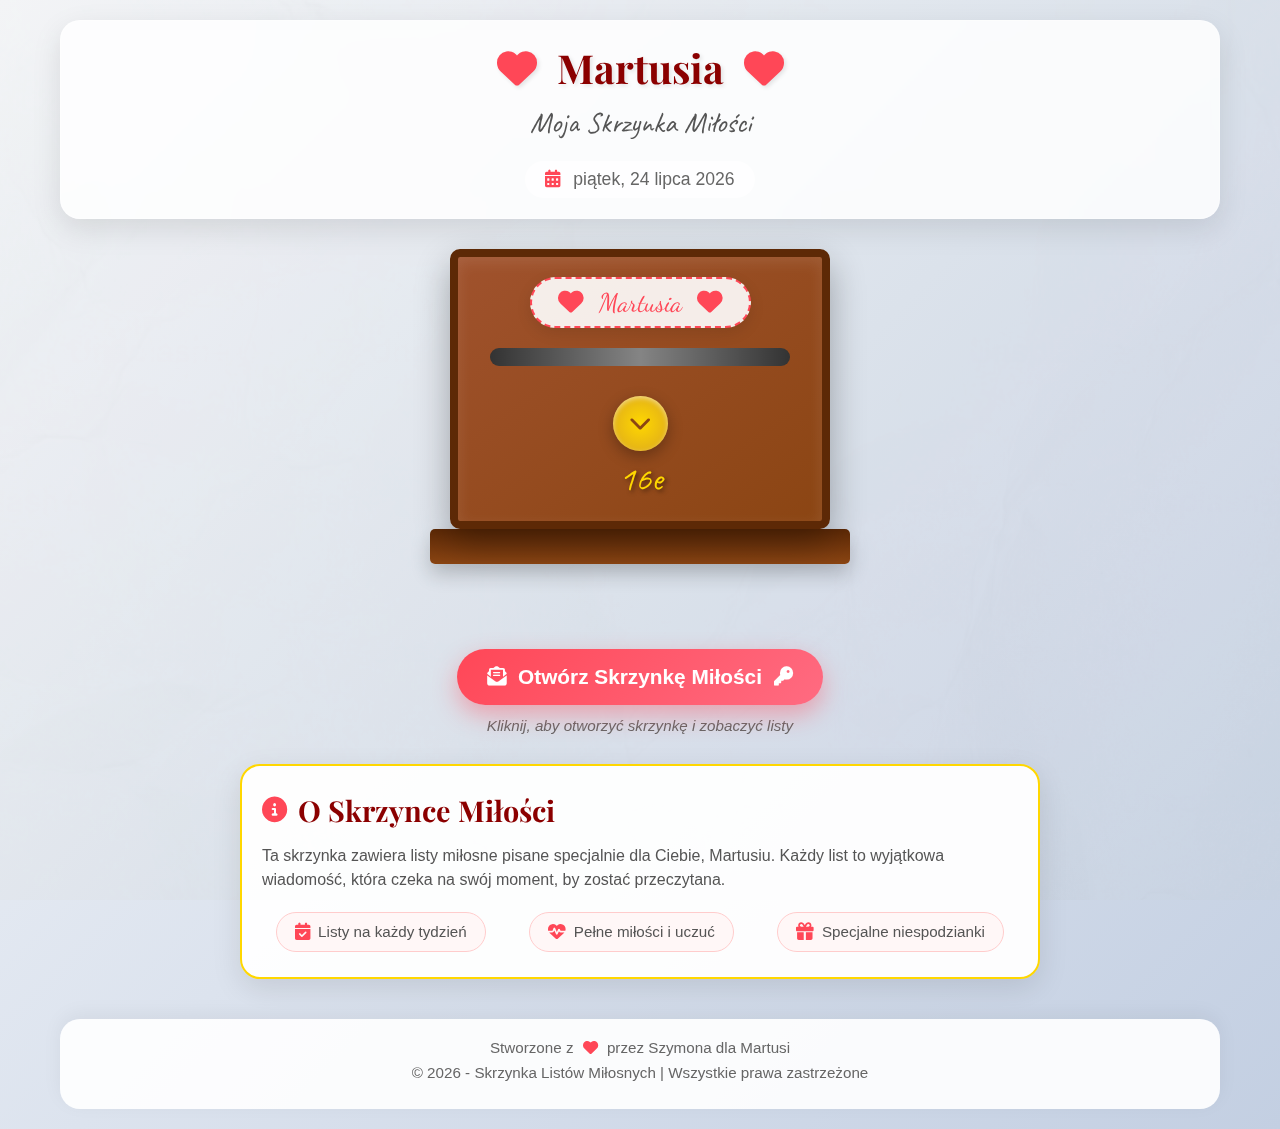
<file: SkrzynkaListow/index.html>
<!DOCTYPE html>
<html lang="pl">
<head>
    <meta charset="UTF-8">
    <meta name="viewport" content="width=device-width, initial-scale=1.0">
    <title>Skrzynka Listów Miłosnych dla Martusi</title>
    <link rel="stylesheet" href="assets/css/main-styles.css">
    <link rel="stylesheet" href="https://cdnjs.cloudflare.com/ajax/libs/font-awesome/6.4.0/css/all.min.css">
    <link href="https://fonts.googleapis.com/css2?family=Dancing+Script:wght@400;500;600;700&family=Caveat:wght@400;500;600;700&family=Playfair+Display:wght@400;500;600;700&display=swap" rel="stylesheet">
    <link rel="stylesheet" href="https://cdnjs.cloudflare.com/ajax/libs/animate.css/4.1.1/animate.min.css">
</head>
<body>
    <!-- Tło z efektem mgły -->
    <div class="fog-background"></div>
    
    <!-- Główny kontener -->
    <div class="container">
        <!-- Nagłówek -->
			<header class="main-header">
				<div class="header-content">
					<h1 class="title animate__animated animate__fadeInDown">
						<i class="fas fa-heart heart-icon"></i>
						Martusia
						<i class="fas fa-heart heart-icon"></i>
					</h1>
					<p class="subtitle animate__animated animate__fadeIn animate__delay-1s">Moja Skrzynka Miłości</p>
					<div class="date-info animate__animated animate__fadeIn animate__delay-2s">
						<i class="fas fa-calendar-alt"></i>
						<span id="current-date">Ładuję datę...</span>
					</div>
				</div>
			</header>

        <!-- Główna skrzynka na listy -->
        <main class="mailbox-container">
            <div class="mailbox animate__animated animate__bounceInUp animate__delay-1s">
                <!-- Skrzynka pocztowa -->
                <div class="mailbox-body">
                    <!-- Flaga skrzynki -->
                    <div class="mailbox-flag">
                        <div class="flag-top"></div>
                        <div class="flag-pole"></div>
                    </div>
                    
                    <!-- Drzwiczki skrzynki -->
                    <div class="mailbox-door">
                        <div class="mailbox-slot"></div>
                        <div class="mailbox-handle" id="mailbox-handle">
                            <i class="fas fa-chevron-down"></i>
                        </div>
                        <div class="mailbox-number">16e</div>
                        <div class="love-label">
                            <i class="fas fa-heart"></i>
                            Martusia
                            <i class="fas fa-heart"></i>
                        </div>
                    </div>
                    
                    <!-- Podstawa skrzynki -->
                    <div class="mailbox-base"></div>
                </div>
                
                <!-- Przycisk otwarcia skrzynki -->
                <div class="open-mailbox-container">
                    <button class="open-mailbox-btn" id="open-mailbox-btn">
                        <i class="fas fa-envelope-open-text"></i>
                        Otwórz Skrzynkę Miłości
                        <i class="fas fa-key"></i>
                    </button>
                    <p class="instruction">Kliknij, aby otworzyć skrzynkę i zobaczyć listy</p>
                </div>
                
                <!-- Zawartość skrzynki (po otwarciu) -->
                <div class="mailbox-content" id="mailbox-content">
                    <div class="letters-inside">
                        <div class="letter-stack">
                            <div class="letter letter-1" style="transform: rotate(-3deg);">
                                <div class="letter-seal">
                                    <i class="fas fa-heart"></i>
                                </div>
                                <span class="letter-date">10.02.2026</span>
                            </div>
                            <div class="letter letter-2" style="transform: rotate(2deg);">
                                <div class="letter-seal">
                                    <i class="fas fa-heart"></i>
                                </div>
                                <span class="letter-date">14.02.2026</span>
                            </div>
                            <div class="letter letter-3" style="transform: rotate(-1deg);">
                                <div class="letter-seal">
                                    <i class="fas fa-heart"></i>
                                </div>
                                <span class="letter-date">21.02.2026</span>
                            </div>
                        </div>
                        
                        <div class="go-to-calendar-container">
                            <a href="calendar.html" class="go-to-calendar-btn" id="go-to-calendar-btn">
                                <i class="fas fa-calendar-day"></i>
                                Przejdź do Kalendarza Listów
                                <i class="fas fa-arrow-right"></i>
                            </a>
                            <p class="calendar-info">Znajdziesz tam wszystkie listy ułożone według daty</p>
                        </div>
                    </div>
                </div>
            </div>
            
            <!-- Opis i informacje -->
            <div class="mailbox-description animate__animated animate__fadeIn animate__delay-2s">
                <div class="description-card">
                    <h2><i class="fas fa-info-circle"></i> O Skrzynce Miłości</h2>
                    <p>Ta skrzynka zawiera listy miłosne pisane specjalnie dla Ciebie, Martusiu. Każdy list to wyjątkowa wiadomość, która czeka na swój moment, by zostać przeczytana.</p>
                    <div class="features">
                        <div class="feature">
                            <i class="fas fa-calendar-check"></i>
                            <span>Listy na każdy tydzień</span>
                        </div>
                        <div class="feature">
                            <i class="fas fa-heartbeat"></i>
                            <span>Pełne miłości i uczuć</span>
                        </div>
                        <div class="feature">
                            <i class="fas fa-gift"></i>
                            <span>Specjalne niespodzianki</span>
                        </div>
                    </div>
                </div>
            </div>
        </main>
        
        <!-- Stopka -->
        <footer class="main-footer">
            <p>Stworzone z <i class="fas fa-heart love-footer"></i> przez Szymona dla Martusi</p>
            <p class="copyright">© 2026 - Skrzynka Listów Miłosnych | Wszystkie prawa zastrzeżone</p>
        </footer>
    </div>

    <!-- Dźwięki -->
    <audio id="mailboxOpenSound" preload="auto">
        <source src="https://assets.mixkit.co/sfx/preview/mixkit-creaky-door-open-2305.mp3" type="audio/mpeg">
    </audio>
    <audio id="pageTurnSound" preload="auto">
        <source src="https://assets.mixkit.co/sfx/preview/mixkit-page-turn-swipe-1491.mp3" type="audio/mpeg">
    </audio>

    <!-- Skrypty -->
    <script src="assets/js/script.js"></script>
    <script>
        // Inicjalizacja po załadowaniu strony
        document.addEventListener('DOMContentLoaded', function() {
            // Ustaw aktualną datę
            const now = new Date();
            const options = { weekday: 'long', year: 'numeric', month: 'long', day: 'numeric' };
            document.getElementById('current-date').textContent = now.toLocaleDateString('pl-PL', options);
            
            // Dodaj obsługę przycisku otwarcia skrzynki
            const openBtn = document.getElementById('open-mailbox-btn');
            const mailboxContent = document.getElementById('mailbox-content');
            const mailboxHandle = document.getElementById('mailbox-handle');
            const goToCalendarBtn = document.getElementById('go-to-calendar-btn');
            const mailboxOpenSound = document.getElementById('mailboxOpenSound');
            
            let isMailboxOpen = false;
            
            openBtn.addEventListener('click', function() {
                if (!isMailboxOpen) {
                    // Otwórz skrzynkę
                    mailboxContent.style.display = 'block';
                    mailboxHandle.classList.add('handle-pulled');
                    
                    // Animacja otwarcia
                    setTimeout(() => {
                        mailboxContent.classList.add('content-visible');
                        openBtn.innerHTML = '<i class="fas fa-envelope"></i> Zamknij Skrzynkę <i class="fas fa-key"></i>';
                        openBtn.classList.add('btn-closing');
                        
                        // Odtwórz dźwięk otwarcia
                        try {
                            mailboxOpenSound.currentTime = 0;
                            mailboxOpenSound.play();
                        } catch(e) {
                            console.log("Dźwięk niedostępny");
                        }
                    }, 300);
                    
                    isMailboxOpen = true;
                } else {
                    // Zamknij skrzynkę
                    mailboxContent.classList.remove('content-visible');
                    mailboxHandle.classList.remove('handle-pulled');
                    
                    setTimeout(() => {
                        mailboxContent.style.display = 'none';
                        openBtn.innerHTML = '<i class="fas fa-envelope-open-text"></i> Otwórz Skrzynkę Miłości <i class="fas fa-key"></i>';
                        openBtn.classList.remove('btn-closing');
                    }, 500);
                    
                    isMailboxOpen = false;
                }
            });
            
            // Animacja przy najechaniu na przycisk kalendarza
            if (goToCalendarBtn) {
                goToCalendarBtn.addEventListener('mouseenter', function() {
                    this.classList.add('btn-pulse');
                });
                
                goToCalendarBtn.addEventListener('mouseleave', function() {
                    this.classList.remove('btn-pulse');
                });
            }
            
            // Dodaj efekt "pływających" serduszek w tle
            createFloatingHearts();
        });
        
        function createFloatingHearts() {
            const container = document.querySelector('.container');
            const hearts = ['❤️', '💖', '💕', '💗', '💓', '💘', '💝', '💞'];
            
            for (let i = 0; i < 15; i++) {
                setTimeout(() => {
                    const heart = document.createElement('div');
                    heart.className = 'floating-heart';
                    heart.innerHTML = hearts[Math.floor(Math.random() * hearts.length)];
                    
                    // Losowe pozycje
                    heart.style.left = Math.random() * 100 + 'vw';
                    heart.style.fontSize = (Math.random() * 20 + 15) + 'px';
                    heart.style.opacity = Math.random() * 0.5 + 0.3;
                    heart.style.animationDuration = (Math.random() * 10 + 10) + 's';
                    heart.style.animationDelay = Math.random() * 5 + 's';
                    
                    document.body.appendChild(heart);
                    
                    // Usuń po animacji
                    setTimeout(() => {
                        if (heart.parentNode) {
                            heart.parentNode.removeChild(heart);
                        }
                    }, 15000);
                }, i * 300);
            }
        }
    </script>
</body>
</html>
</file>
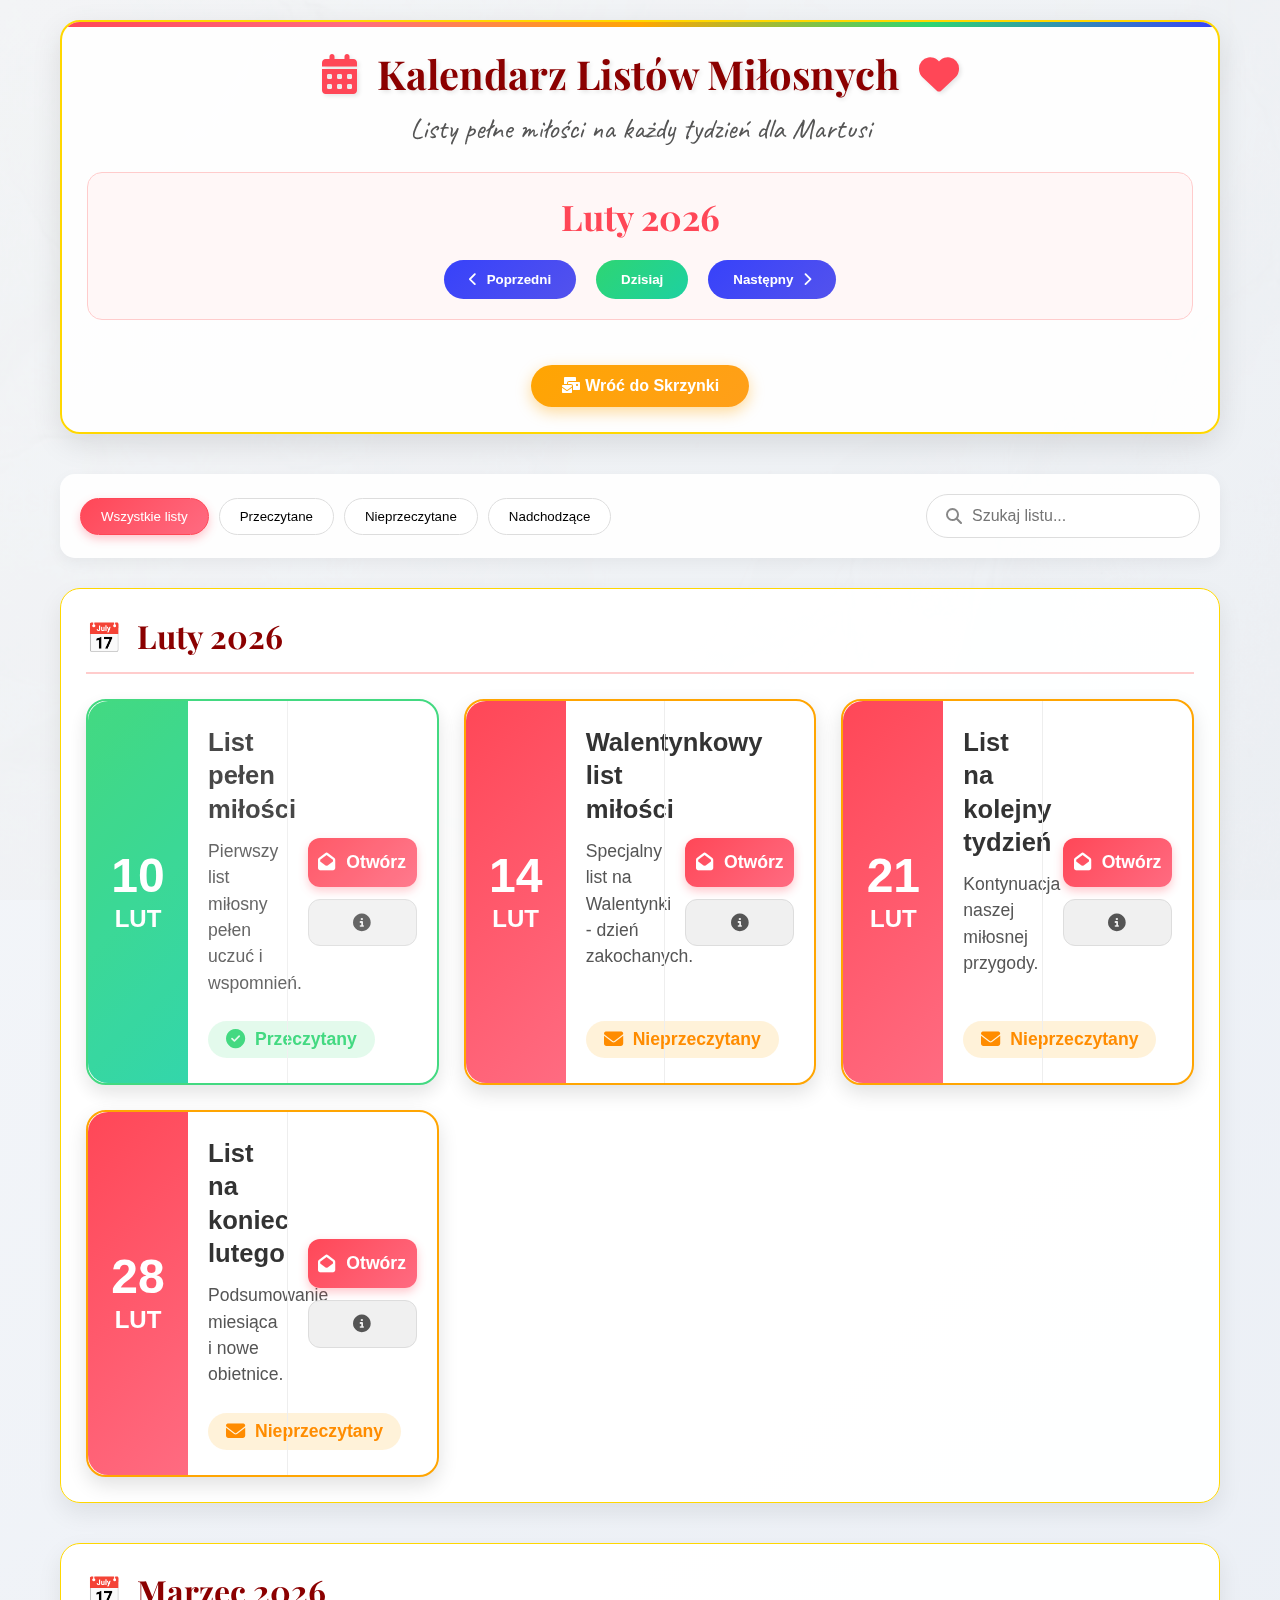
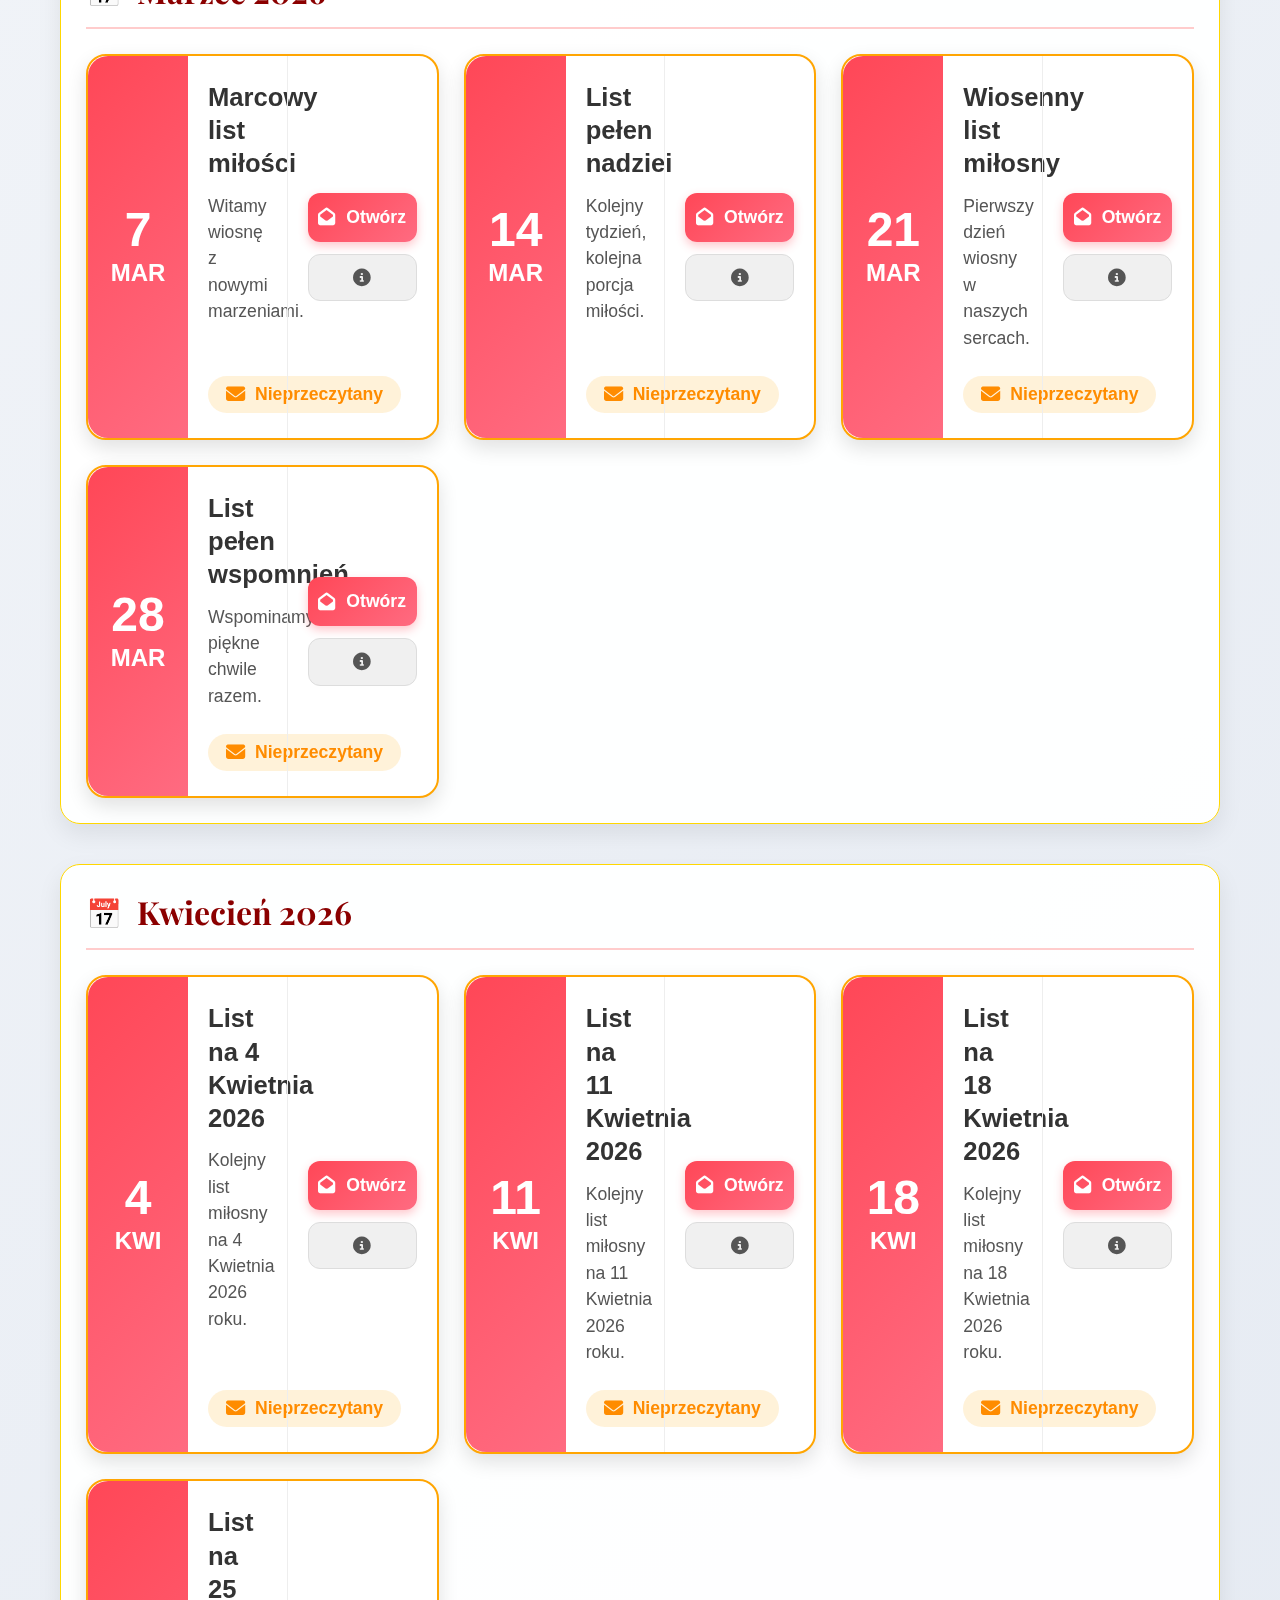
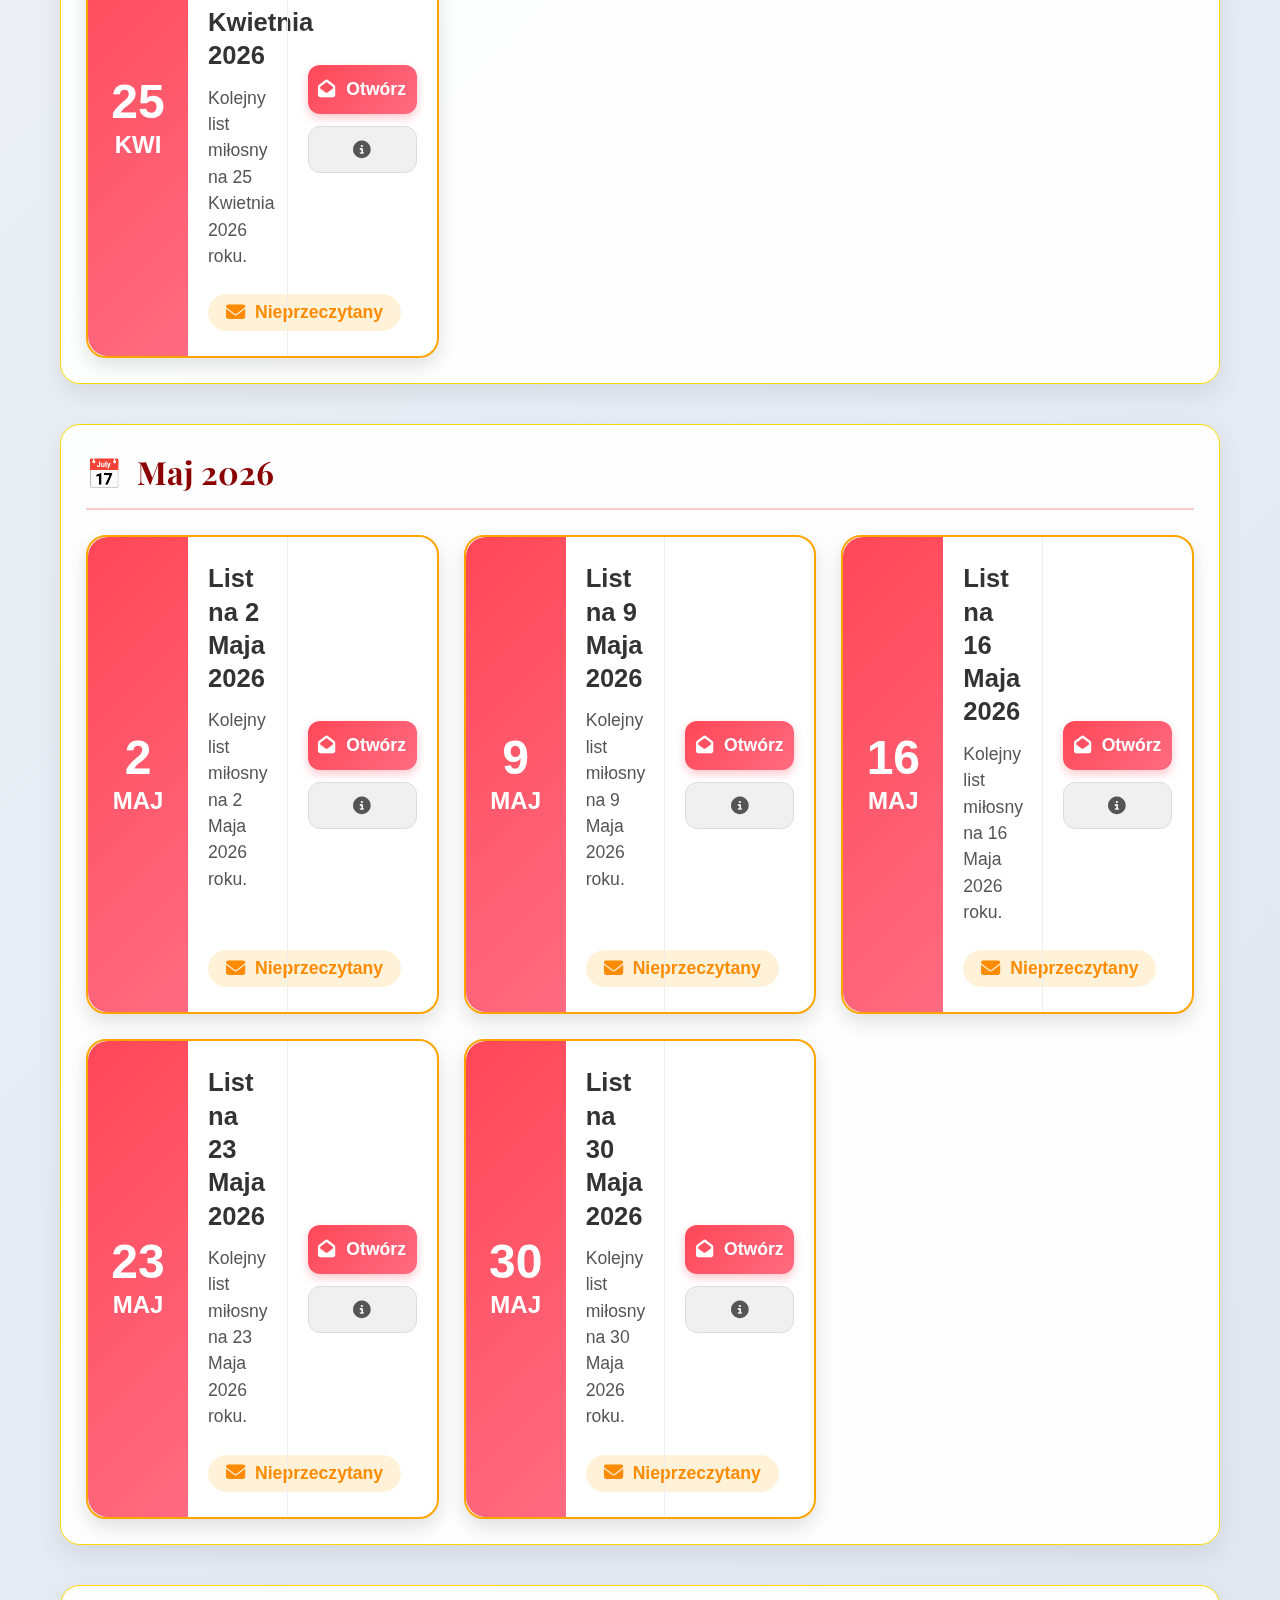
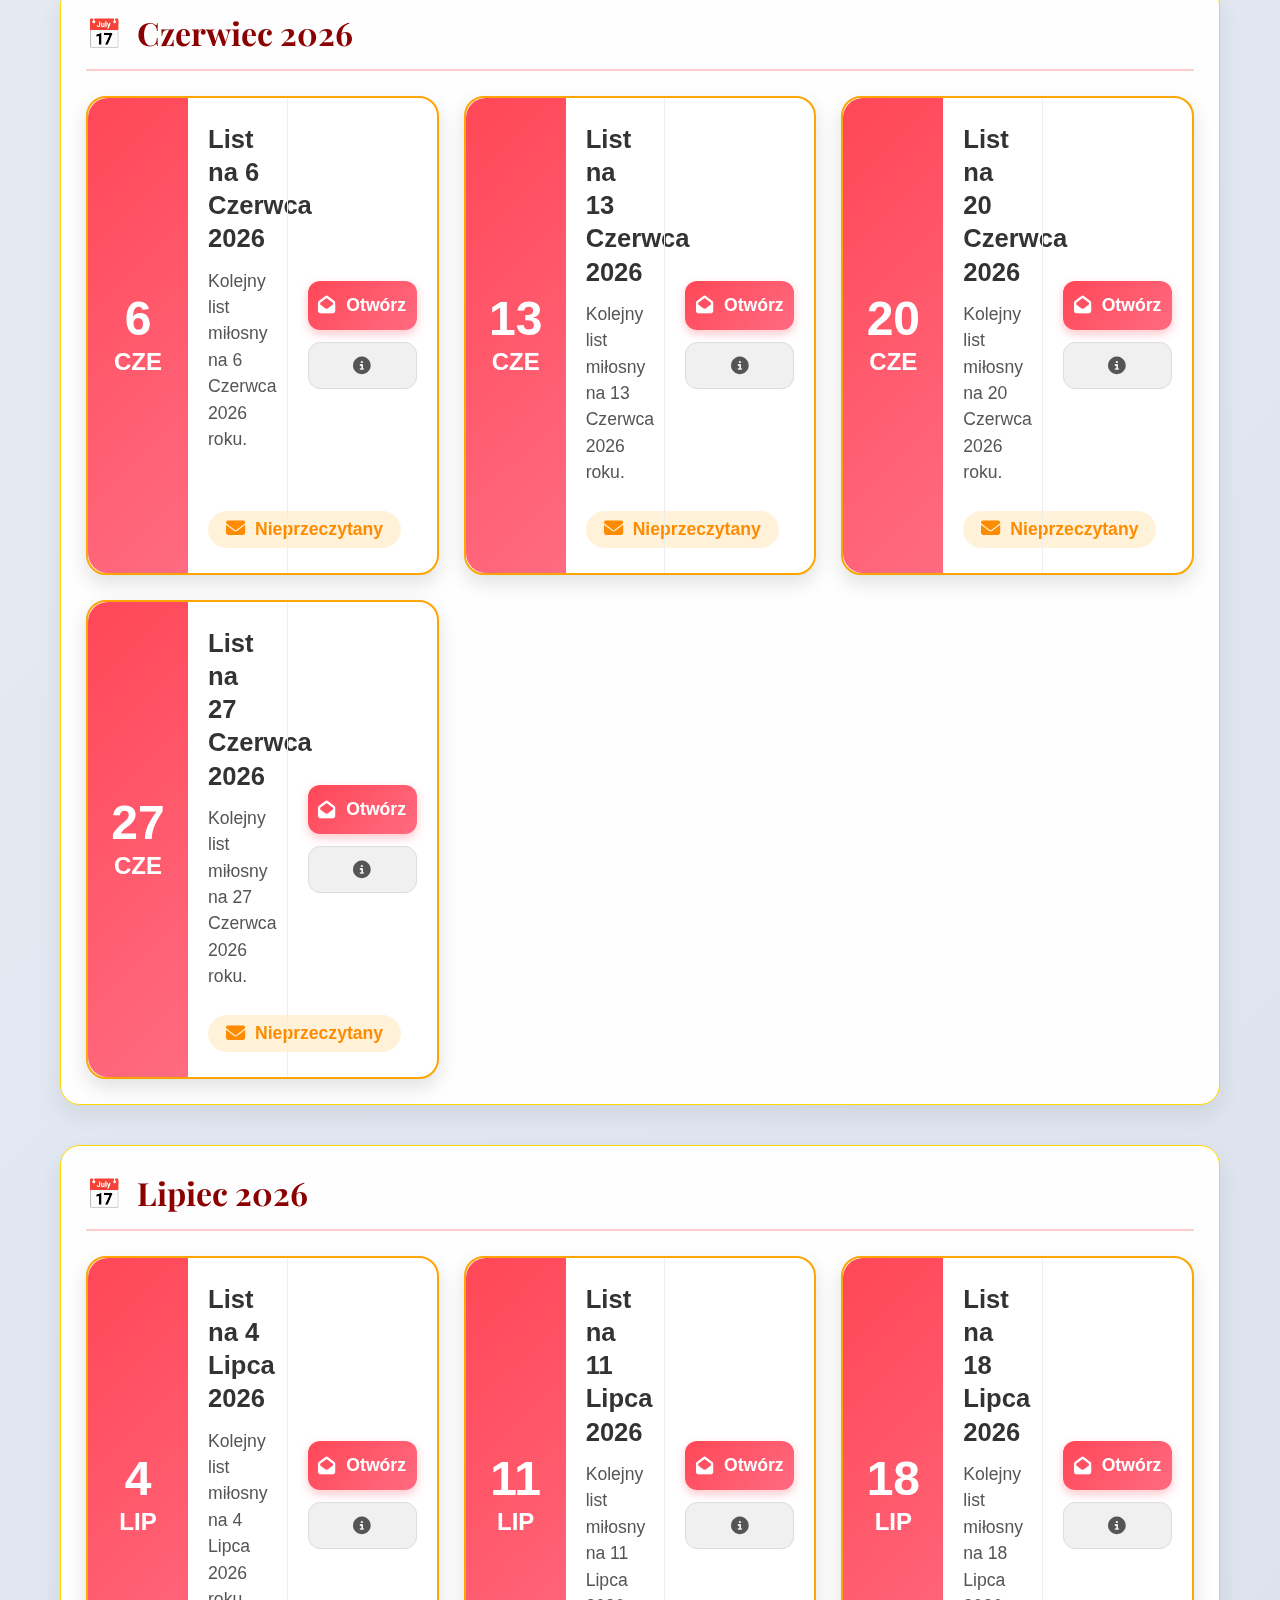
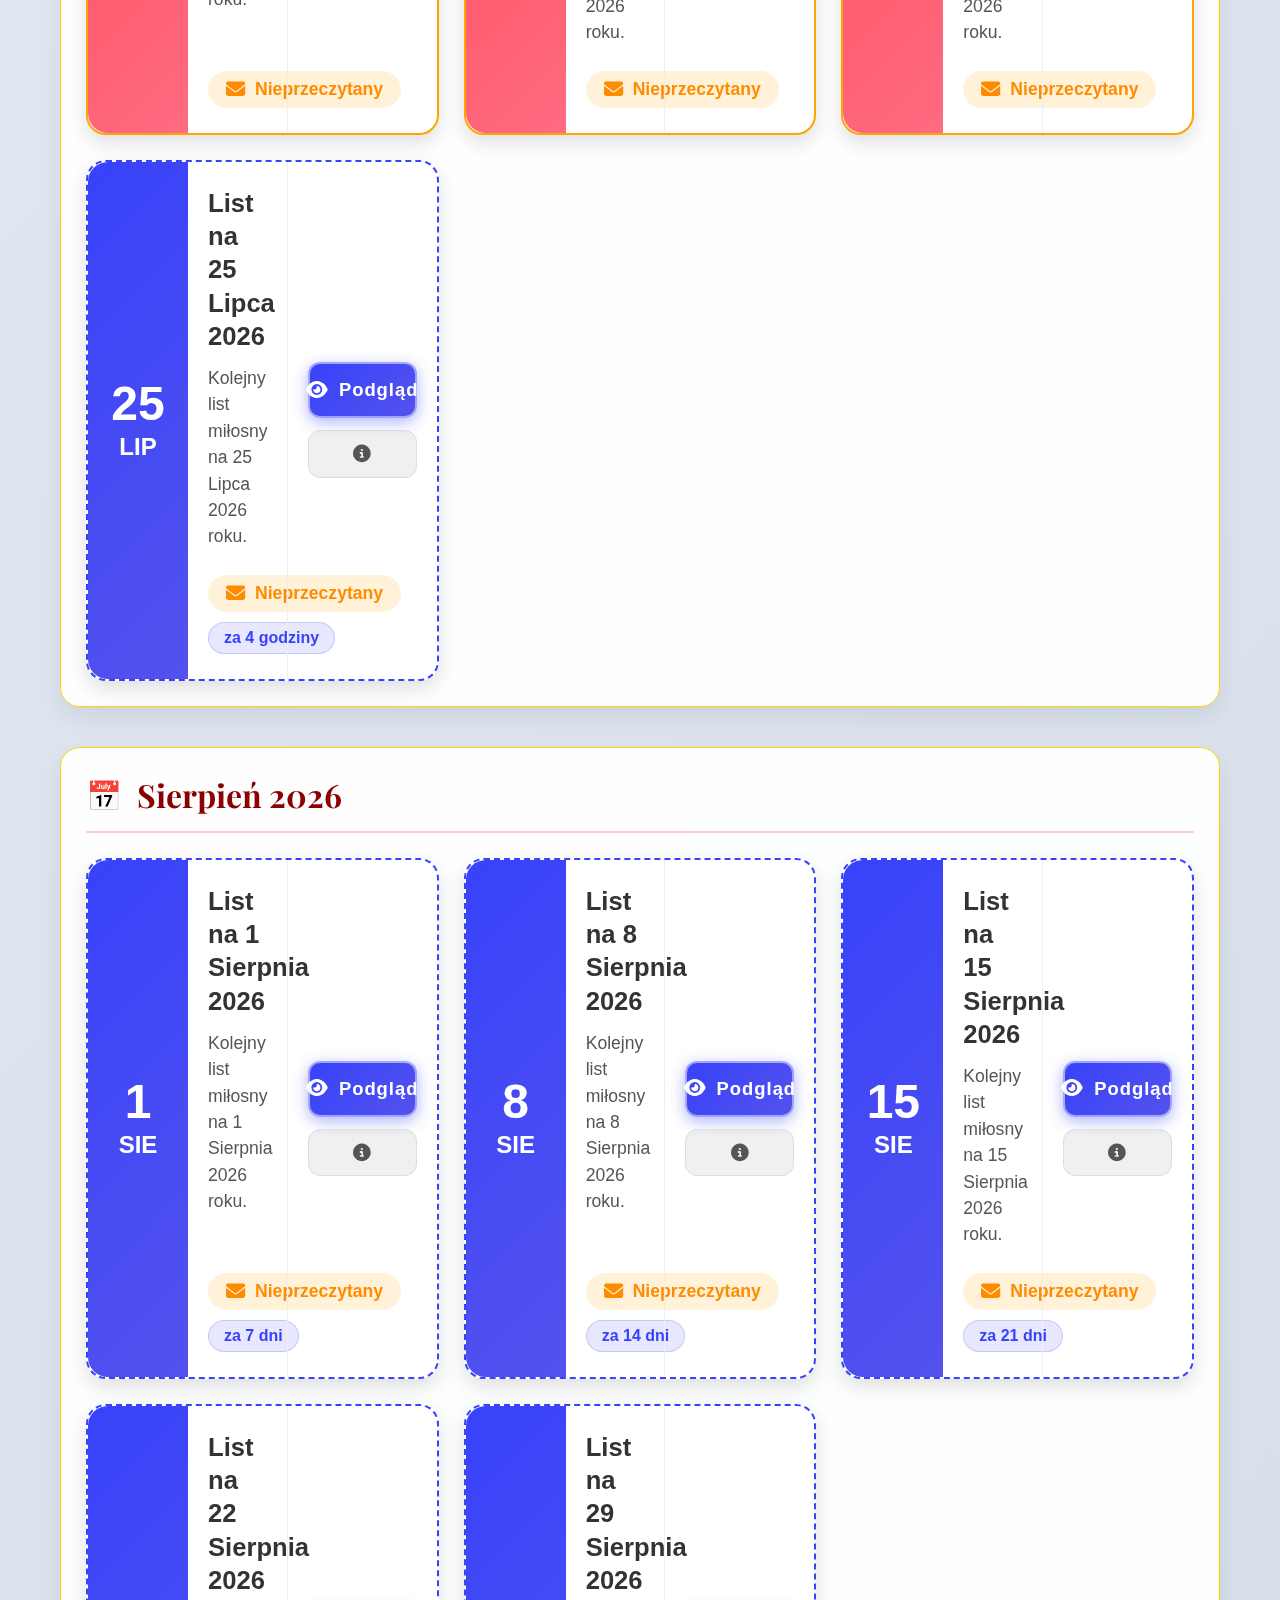
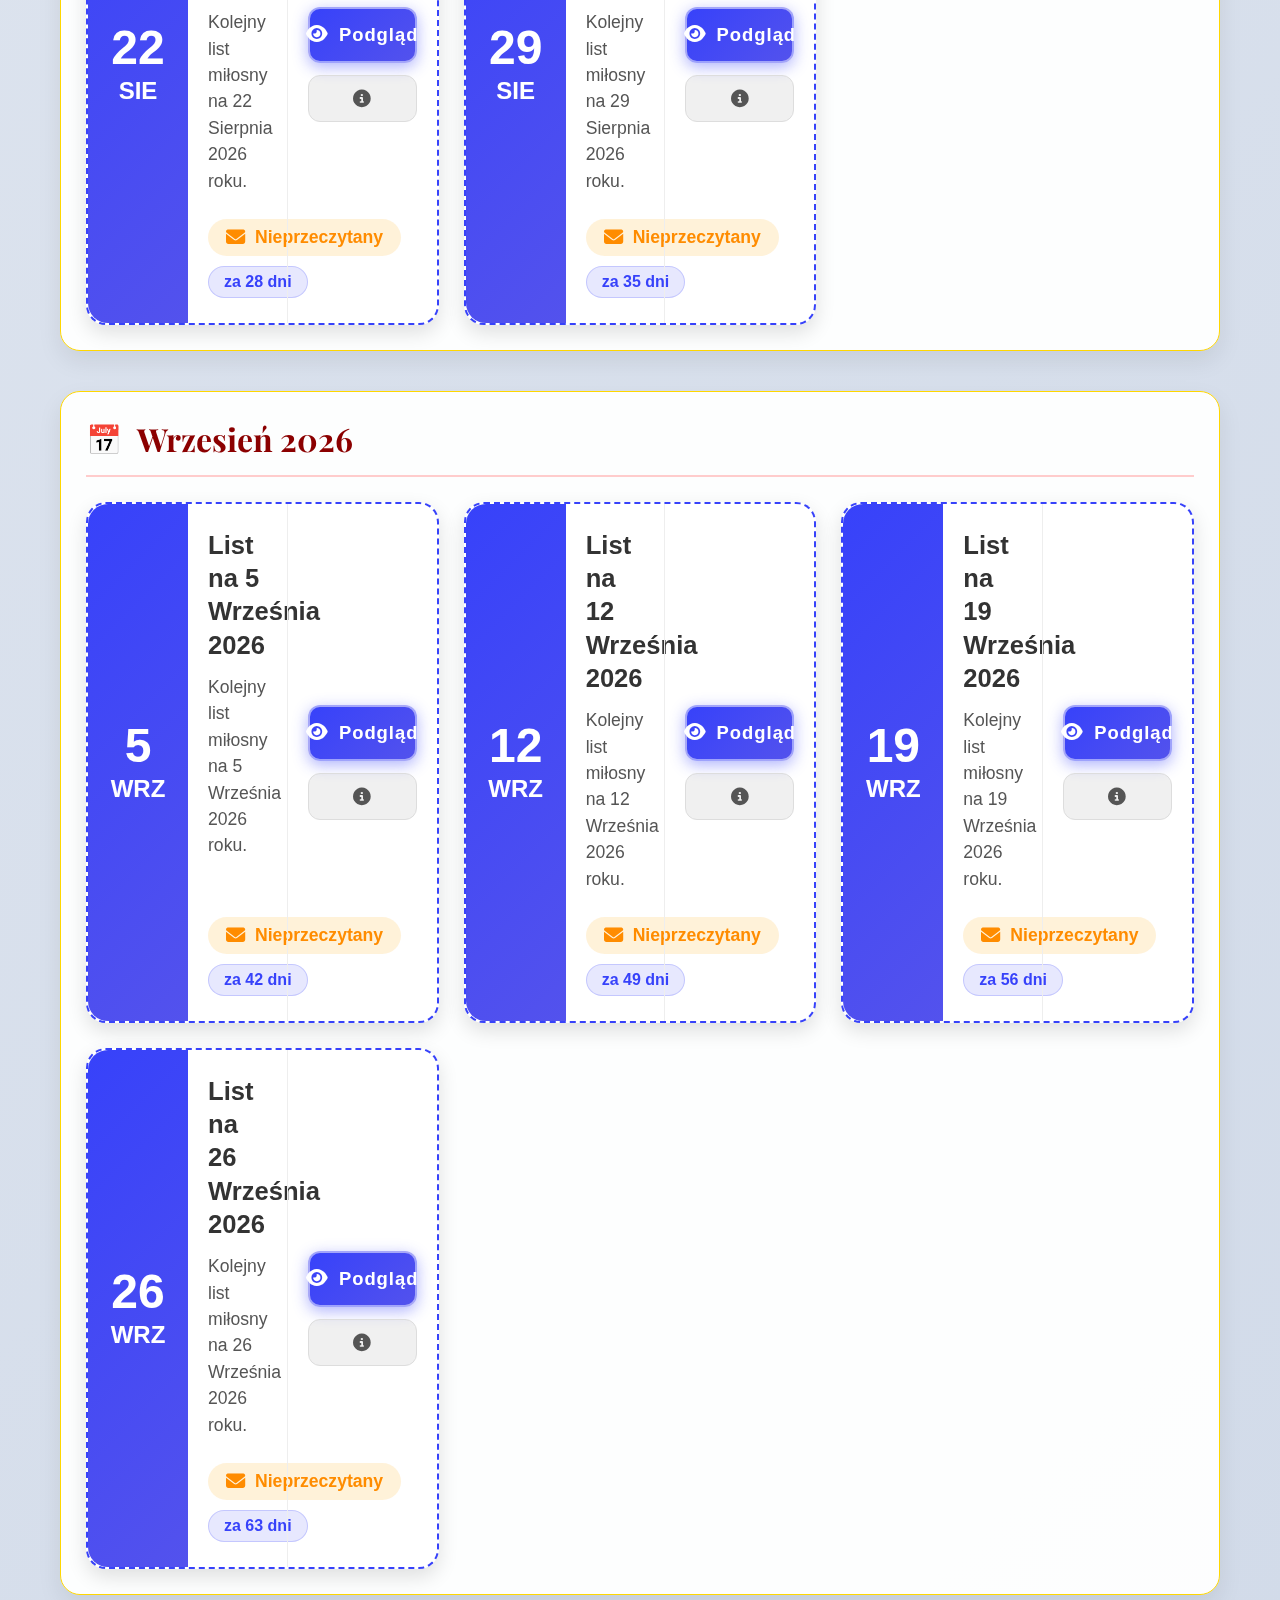
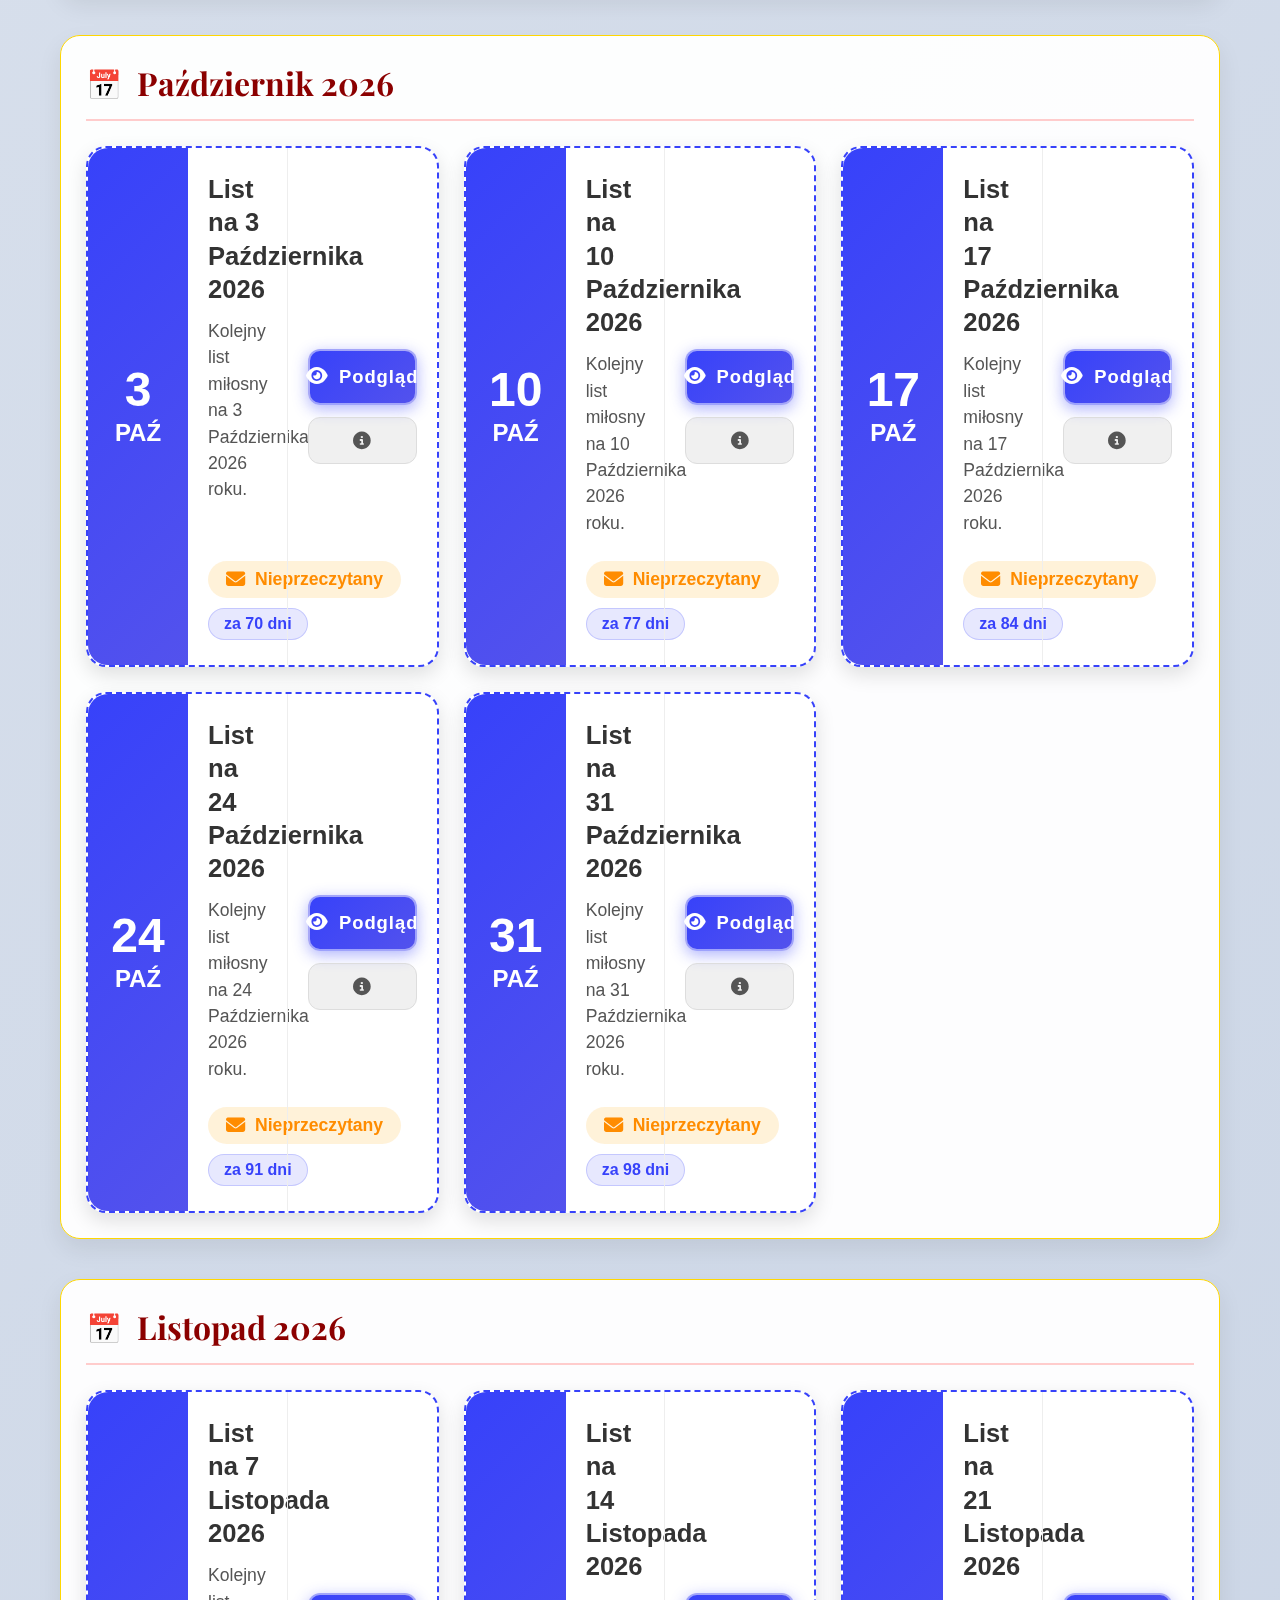
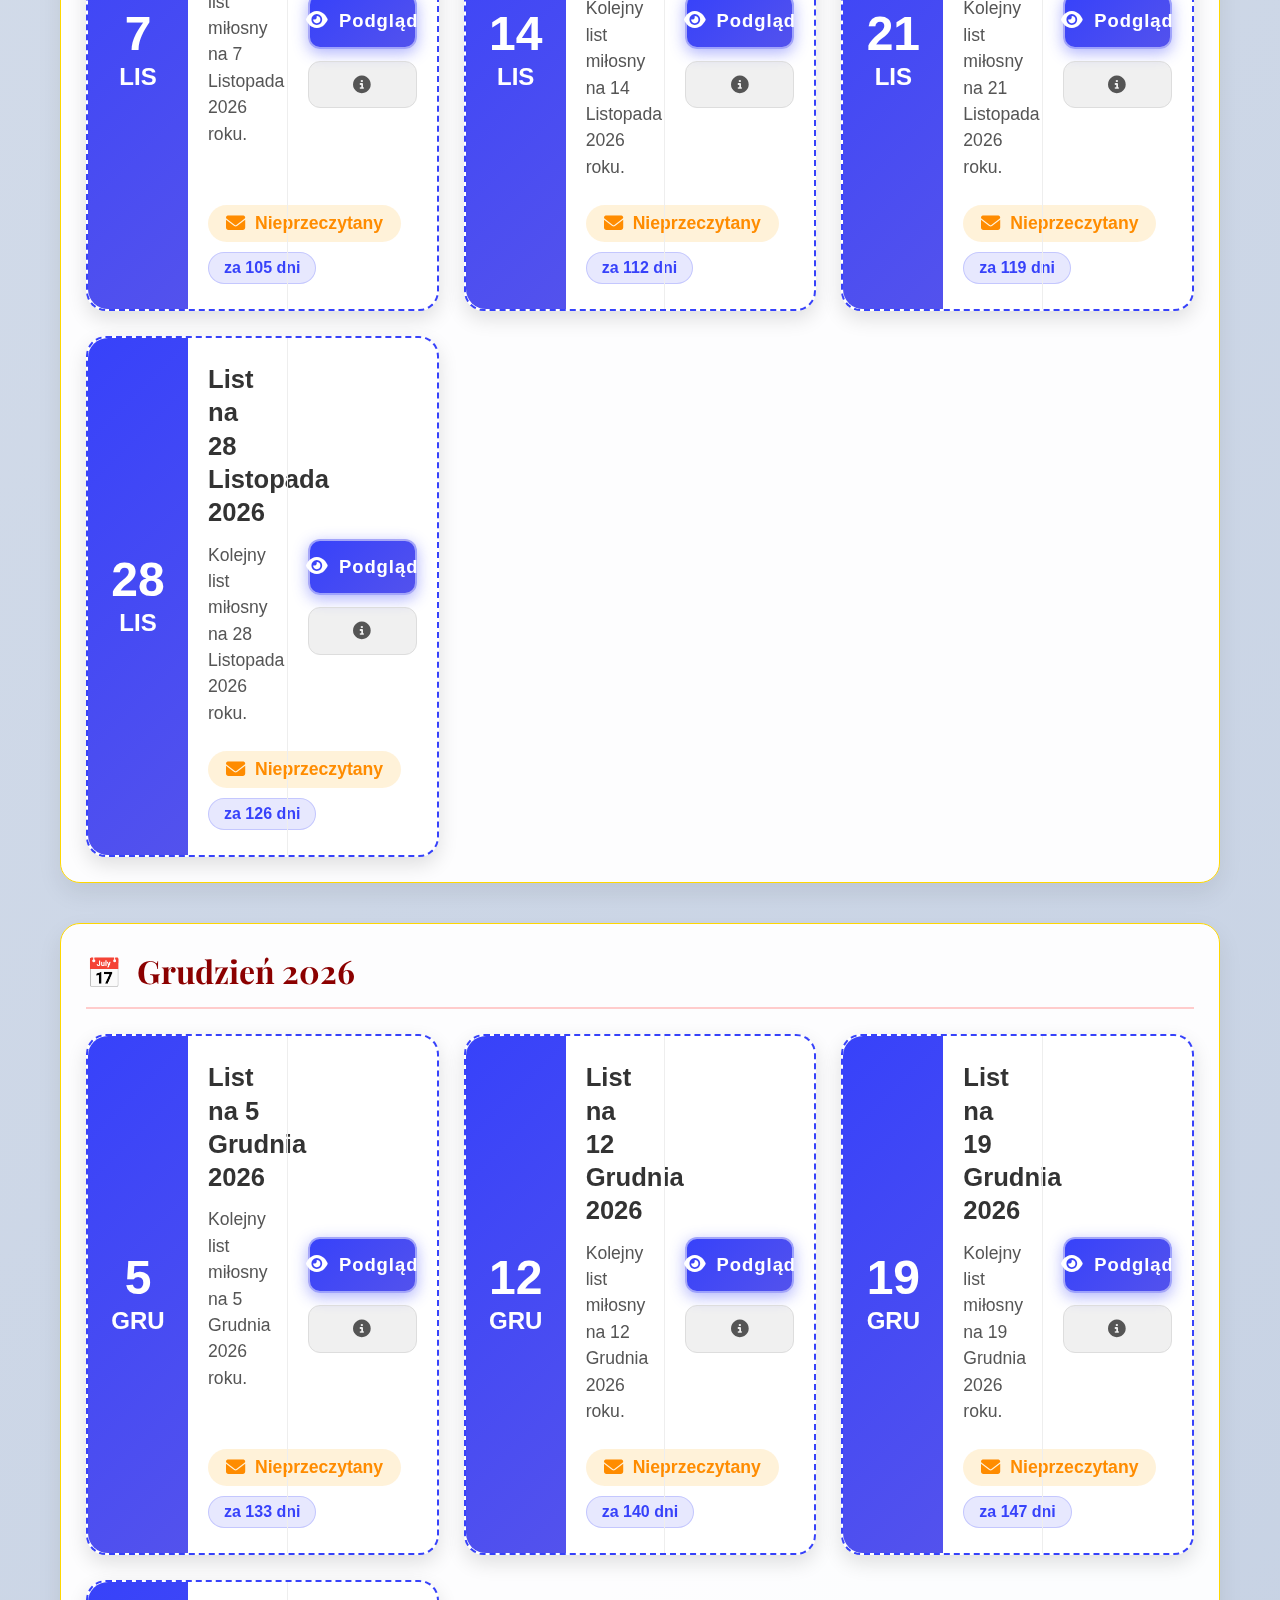
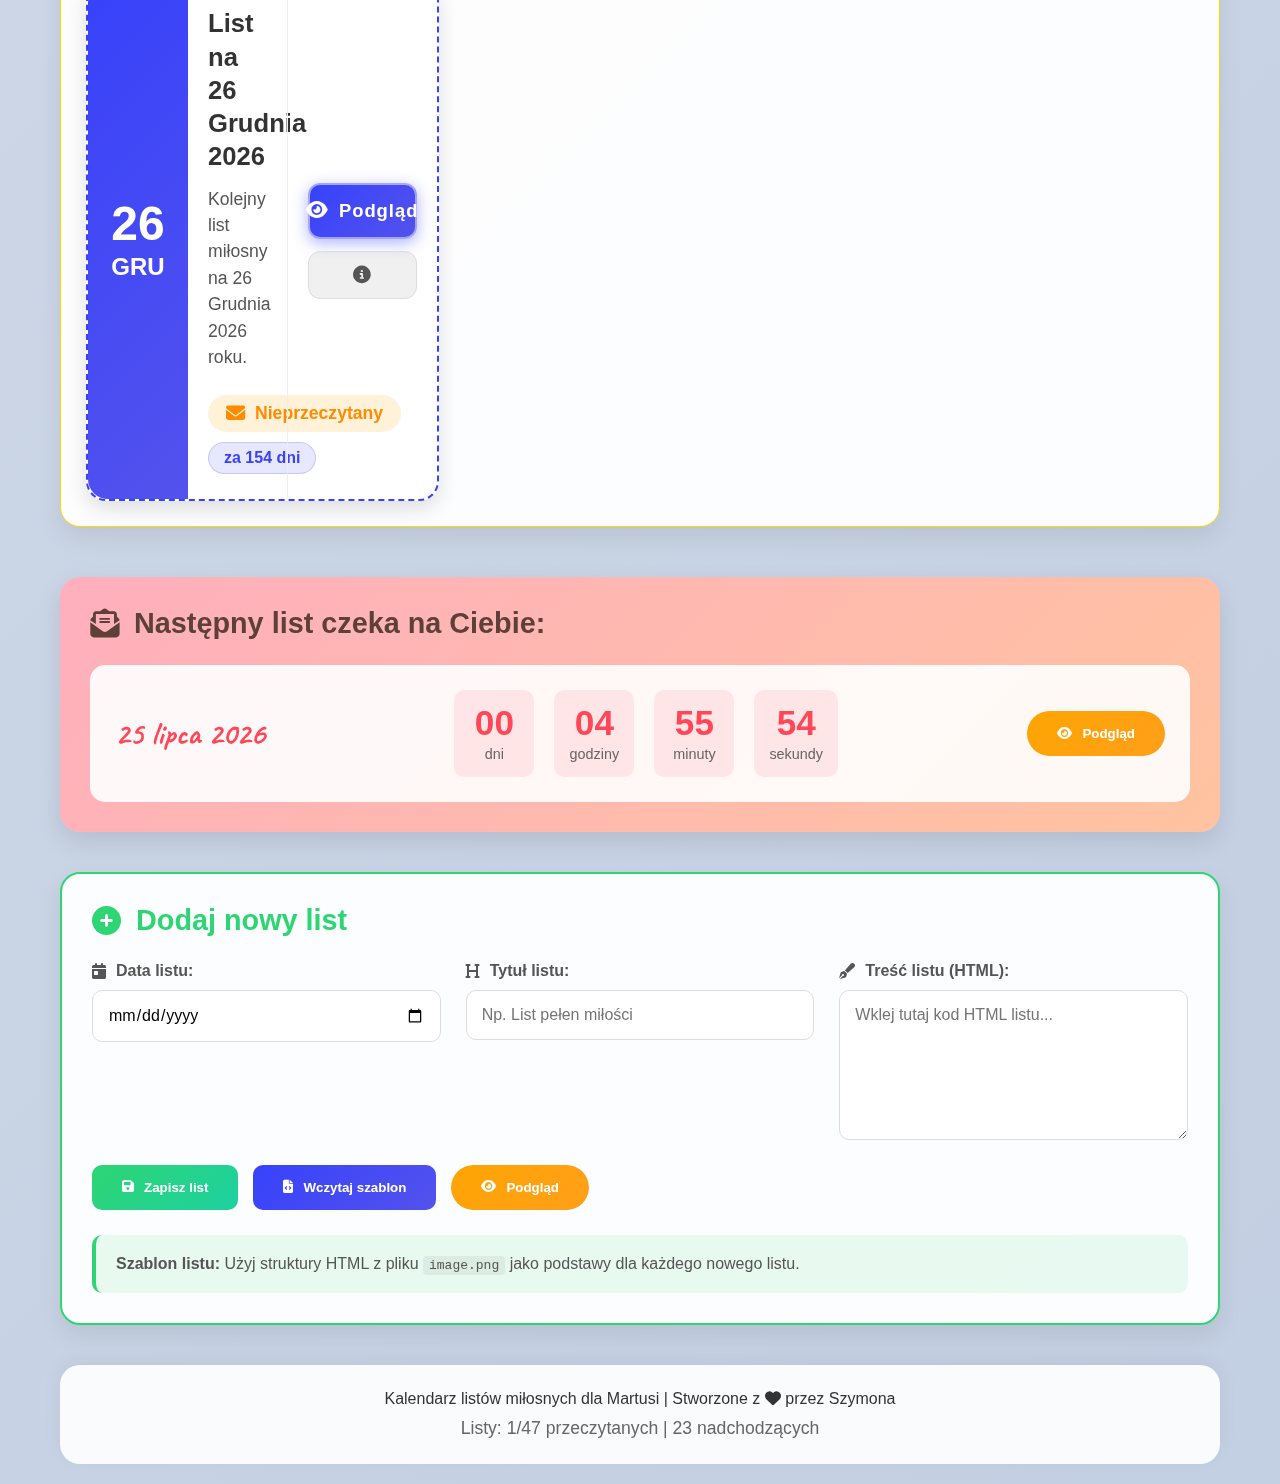
<file: SkrzynkaListow/calendar.html>
<!DOCTYPE html>
<html lang="pl">
<head>
    <meta charset="UTF-8">
    <meta name="viewport" content="width=device-width, initial-scale=1.0">
    <title>Kalendarz Listów Miłosnych | Skrzynka dla Martusi</title>
    <link rel="stylesheet" href="assets/css/main-styles.css">
    <link rel="stylesheet" href="assets/css/calendar-styles.css">
    <link rel="stylesheet" href="https://cdnjs.cloudflare.com/ajax/libs/font-awesome/6.4.0/css/all.min.css">
    <link href="https://fonts.googleapis.com/css2?family=Dancing+Script:wght@400;500;600;700&family=Caveat:wght@400;500;600;700&family=Playfair+Display:wght@400;500;600;700&display=swap" rel="stylesheet">
</head>
<body>
    <!-- Tło -->
    <div class="fog-background"></div>
    
    <!-- Główny kontener -->
    <div class="container">
        <!-- Nagłówek kalendarza -->
        <header class="calendar-header">
            <div class="header-content">
                <h1 class="title">
                    <i class="fas fa-calendar-alt"></i>
                    Kalendarz Listów Miłosnych
                    <i class="fas fa-heart"></i>
                </h1>
                <p class="subtitle">Listy pełne miłości na każdy tydzień dla Martusi</p>
                
                <div class="current-month">
                    <h2 id="current-month-year">Luty 2026</h2>
                    <div class="month-nav">
                        <button class="nav-btn" id="prev-month"><i class="fas fa-chevron-left"></i> Poprzedni</button>
                        <button class="nav-btn today-btn" id="today-btn">Dzisiaj</button>
                        <button class="nav-btn" id="next-month">Następny <i class="fas fa-chevron-right"></i></button>
                    </div>
                </div>
                
                <a href="index.html" class="back-to-mailbox-btn">
                    <i class="fas fa-mail-bulk"></i> Wróć do Skrzynki
                </a>
            </div>
        </header>
        
        <!-- Główna zawartość kalendarza -->
        <main class="calendar-main">
            <!-- Kontrolki filtrowania -->
            <div class="calendar-controls">
                <div class="filter-buttons">
                    <button class="filter-btn active" data-filter="all">Wszystkie listy</button>
                    <button class="filter-btn" data-filter="read">Przeczytane</button>
                    <button class="filter-btn" data-filter="unread">Nieprzeczytane</button>
                    <button class="filter-btn" data-filter="upcoming">Nadchodzące</button>
                </div>
                
                <div class="search-box">
                    <input type="text" id="search-letters" placeholder="Szukaj listu...">
                    <i class="fas fa-search"></i>
                </div>
            </div>
            
            <!-- Kalendarz z listami -->
            <div class="calendar-grid" id="calendar-grid">
                <!-- Listy będą generowane dynamicznie przez JavaScript -->
            </div>
            
            <!-- Informacja o następnym liście -->
            <div class="next-letter-info">
                <h3><i class="fas fa-envelope-open-text"></i> Następny list czeka na Ciebie:</h3>
                <div class="next-letter-card">
                    <div class="next-letter-date" id="next-letter-date">14.02.2026</div>
                    <div class="countdown-timer" id="countdown-timer">
                        <div class="countdown-unit">
                            <span class="number" id="days">03</span>
                            <span class="label">dni</span>
                        </div>
                        <div class="countdown-unit">
                            <span class="number" id="hours">12</span>
                            <span class="label">godziny</span>
                        </div>
                        <div class="countdown-unit">
                            <span class="number" id="minutes">45</span>
                            <span class="label">minuty</span>
                        </div>
                        <div class="countdown-unit">
                            <span class="number" id="seconds">22</span>
                            <span class="label">sekundy</span>
                        </div>
                    </div>
                    <button class="preview-btn" id="preview-next-btn">
                        <i class="fas fa-eye"></i> Podgląd
                    </button>
                </div>
            </div>
        </main>
        
        <!-- Panel dodawania nowego listu (dla Ciebie, Szymonie) -->
        <div class="add-letter-panel">
            <h3><i class="fas fa-plus-circle"></i> Dodaj nowy list</h3>
            <div class="add-form">
                <div class="form-group">
                    <label for="letter-date"><i class="fas fa-calendar-day"></i> Data listu:</label>
                    <input type="date" id="letter-date" min="2026-02-10">
                </div>
                <div class="form-group">
                    <label for="letter-title"><i class="fas fa-heading"></i> Tytuł listu:</label>
                    <input type="text" id="letter-title" placeholder="Np. List pełen miłości">
                </div>
                <div class="form-group">
                    <label for="letter-content"><i class="fas fa-pen-fancy"></i> Treść listu (HTML):</label>
                    <textarea id="letter-content" rows="6" placeholder="Wklej tutaj kod HTML listu..."></textarea>
                </div>
                <div class="form-buttons">
                    <button class="save-btn" id="save-letter-btn">
                        <i class="fas fa-save"></i> Zapisz list
                    </button>
                    <button class="template-btn" id="load-template-btn">
                        <i class="fas fa-file-code"></i> Wczytaj szablon
                    </button>
                    <button class="preview-btn" id="preview-letter-btn">
                        <i class="fas fa-eye"></i> Podgląd
                    </button>
                </div>
            </div>
            <div class="template-info">
                <p><strong>Szablon listu:</strong> Użyj struktury HTML z pliku <code>image.png</code> jako podstawy dla każdego nowego listu.</p>
            </div>
        </div>
        
        <!-- Stopka -->
        <footer class="calendar-footer">
            <p>Kalendarz listów miłosnych dla Martusi | Stworzone z <i class="fas fa-heart"></i> przez Szymona</p>
            <p class="stats" id="letter-stats">Ładuję statystyki...</p>
        </footer>
    </div>
    
    <!-- Modal do podglądu listu -->
    <div class="letter-modal" id="letter-modal">
        <div class="modal-content">
            <div class="modal-header">
                <h3 id="modal-title">Podgląd listu</h3>
                <button class="close-modal" id="close-modal">&times;</button>
            </div>
            <div class="modal-body" id="modal-body">
                <!-- Tutaj będzie wyświetlany podgląd listu -->
            </div>
            <div class="modal-footer">
                <button class="open-letter-btn" id="open-letter-btn">
                    <i class="fas fa-envelope-open"></i> Otwórz ten list
                </button>
                <button class="close-btn" id="close-preview-btn">Zamknij</button>
            </div>
        </div>
    </div>
    
    <!-- Skrypty -->
    <script src="assets/js/script.js"></script>
    <script>
        // Dane listów - w rzeczywistości można to przechowywać w localStorage lub bazie danych
        const lettersData = [
            {
                id: 1,
                date: "2026-02-10",
                title: "List pełen miłości",
                fileName: "10-02-2026.html",
                read: true,
                description: "Pierwszy list miłosny pełen uczuć i wspomnień."
            },
            {
                id: 2,
                date: "2026-02-14",
                title: "Walentynkowy list miłości",
                fileName: "14-02-2026.html",
                read: false,
                description: "Specjalny list na Walentynki - dzień zakochanych."
            },
            {
                id: 3,
                date: "2026-02-21",
                title: "List na kolejny tydzień",
                fileName: "21-02-2026.html",
                read: false,
                description: "Kontynuacja naszej miłosnej przygody."
            },
            {
                id: 4,
                date: "2026-02-28",
                title: "List na koniec lutego",
                fileName: "28-02-2026.html",
                read: false,
                description: "Podsumowanie miesiąca i nowe obietnice."
            },
            {
                id: 5,
                date: "2026-03-07",
                title: "Marcowy list miłości",
                fileName: "07-03-2026.html",
                read: false,
                description: "Witamy wiosnę z nowymi marzeniami."
            },
            {
                id: 6,
                date: "2026-03-14",
                title: "List pełen nadziei",
                fileName: "14-03-2026.html",
                read: false,
                description: "Kolejny tydzień, kolejna porcja miłości."
            },
            {
                id: 7,
                date: "2026-03-21",
                title: "Wiosenny list miłosny",
                fileName: "21-03-2026.html",
                read: false,
                description: "Pierwszy dzień wiosny w naszych sercach."
            },
            {
                id: 8,
                date: "2026-03-28",
                title: "List pełen wspomnień",
                fileName: "28-03-2026.html",
                read: false,
                description: "Wspominamy piękne chwile razem."
            }
        ];
        
        // Rozszerzanie danych o listy na cały rok (co tydzień)
        function generateYearLetters() {
            const startDate = new Date('2026-02-14');
            const endDate = new Date('2026-12-31');
            let currentId = 9;
            
            for (let date = new Date(startDate); date <= endDate; date.setDate(date.getDate() + 7)) {
                // Pomijamy daty które już mamy
                const dateStr = date.toISOString().split('T')[0];
                const existing = lettersData.find(letter => letter.date === dateStr);
                
                if (!existing && dateStr !== '2026-02-10') {
                    const monthNames = ['Stycznia', 'Lutego', 'Marca', 'Kwietnia', 'Maja', 'Czerwca', 'Lipca', 'Sierpnia', 'Września', 'Października', 'Listopada', 'Grudnia'];
                    const day = date.getDate();
                    const month = monthNames[date.getMonth()];
                    const year = date.getFullYear();
                    
                    lettersData.push({
                        id: currentId++,
                        date: dateStr,
                        title: `List na ${day} ${month} ${year}`,
                        fileName: `${dateStr.split('-').reverse().join('-')}.html`,
                        read: false,
                        description: `Kolejny list miłosny na ${day} ${month} ${year} roku.`
                    });
                }
            }
            
            // Sortowanie po dacie
            lettersData.sort((a, b) => new Date(a.date) - new Date(b.date));
        }
        
        // Generuj listy na cały rok
        generateYearLetters();
        
        // Inicjalizacja po załadowaniu strony
        document.addEventListener('DOMContentLoaded', function() {
            // Wyświetl kalendarz
            renderCalendar();
            
            // Ustaw datę następnego listu i odliczanie
            updateNextLetterCountdown();
            
            // Obsługa przycisków
            setupEventListeners();
            
            // Ustaw statystyki
            updateStats();
            
            // Dodaj latające serduszka
            createFloatingHearts();
        });
        
        function renderCalendar() {
            const calendarGrid = document.getElementById('calendar-grid');
            calendarGrid.innerHTML = '';
            
            // Sortuj listy po dacie
            const sortedLetters = [...lettersData].sort((a, b) => new Date(a.date) - new Date(b.date));
            
            // Grupuj listy według miesiąca
            const lettersByMonth = {};
            sortedLetters.forEach(letter => {
                const date = new Date(letter.date);
                const monthYear = `${date.getFullYear()}-${date.getMonth()}`;
                
                if (!lettersByMonth[monthYear]) {
                    lettersByMonth[monthYear] = [];
                }
                
                lettersByMonth[monthYear].push(letter);
            });
            
            // Dla każdego miesiąca utwórz sekcję
            Object.keys(lettersByMonth).forEach(monthKey => {
                const monthLetters = lettersByMonth[monthKey];
                const firstLetter = monthLetters[0];
                const date = new Date(firstLetter.date);
                
                // Nagłówek miesiąca
                const monthNames = ['Styczeń', 'Luty', 'Marzec', 'Kwiecień', 'Maj', 'Czerwiec', 'Lipiec', 'Sierpień', 'Wrzesień', 'Październik', 'Listopad', 'Grudzień'];
                const monthName = monthNames[date.getMonth()];
                const year = date.getFullYear();
                
                const monthSection = document.createElement('div');
                monthSection.className = 'month-section';
                monthSection.innerHTML = `
                    <h3 class="month-title">${monthName} ${year}</h3>
                    <div class="month-letters">
                        ${monthLetters.map(letter => createLetterCard(letter)).join('')}
                    </div>
                `;
                
                calendarGrid.appendChild(monthSection);
            });
        }
        
        function createLetterCard(letter) {
            const date = new Date(letter.date);
            const now = new Date();
            const isFuture = date > now;
            const isToday = date.toDateString() === now.toDateString();
            
            const day = date.getDate();
            const monthNames = ['Sty', 'Lut', 'Mar', 'Kwi', 'Maj', 'Cze', 'Lip', 'Sie', 'Wrz', 'Paź', 'Lis', 'Gru'];
            const month = monthNames[date.getMonth()];
            
            const statusClass = letter.read ? 'read' : 'unread';
            const futureClass = isFuture ? 'future' : '';
            const todayClass = isToday ? 'today' : '';
            
            return `
                <div class="letter-card ${statusClass} ${futureClass} ${todayClass}" data-id="${letter.id}" data-date="${letter.date}">
                    <div class="letter-date-badge">
                        <span class="day">${day}</span>
                        <span class="month">${month}</span>
                    </div>
                    <div class="letter-content">
                        <h4 class="letter-title">${letter.title}</h4>
                        <p class="letter-description">${letter.description}</p>
                        <div class="letter-status">
                            <span class="status ${letter.read ? 'read' : 'unread'}">
                                <i class="fas fa-${letter.read ? 'check-circle' : 'envelope'}"></i>
                                ${letter.read ? 'Przeczytany' : 'Nieprzeczytany'}
                            </span>
                            ${isFuture ? `<span class="countdown-small" data-date="${letter.date}"></span>` : ''}
                        </div>
                    </div>
                    <div class="letter-actions">
                        ${!isFuture ? 
                            `<button class="open-letter-btn" data-file="${letter.fileName}">
                                <i class="fas fa-envelope-open"></i> Otwórz
                            </button>` : 
                            `<button class="preview-letter-btn" data-date="${letter.date}">
                                <i class="fas fa-eye"></i> Podgląd
                            </button>`
                        }
                        <button class="info-letter-btn" data-id="${letter.id}">
                            <i class="fas fa-info-circle"></i>
                        </button>
                    </div>
                </div>
            `;
        }
        
        function updateNextLetterCountdown() {
            const now = new Date();
            const futureLetters = lettersData.filter(letter => new Date(letter.date) > now && !letter.read);
            
            if (futureLetters.length > 0) {
                const nextLetter = futureLetters[0];
                const nextDate = new Date(nextLetter.date);
                
                document.getElementById('next-letter-date').textContent = formatDate(nextDate);
                
                // Ustaw odliczanie
                updateCountdown(nextDate);
                
                // Aktualizuj co sekundę
                setInterval(() => updateCountdown(nextDate), 1000);
            } else {
                document.querySelector('.next-letter-info').innerHTML = `
                    <h3><i class="fas fa-trophy"></i> Gratulacje!</h3>
                    <p>Przeczytałaś już wszystkie listy w tym roku! Nowe listy pojawią się wkrótce.</p>
                `;
            }
        }
        
       function updateCountdown(targetDate) {
    const now = new Date();
    const diff = targetDate - now;
    
    if (diff <= 0) {
        document.getElementById('countdown-timer').innerHTML = `
            <div class="countdown-finished">
                <i class="fas fa-gift"></i> List jest już dostępny!
            </div>
        `;
        return;
    }
    
    const days = Math.floor(diff / (1000 * 60 * 60 * 24));
    const hours = Math.floor((diff % (1000 * 60 * 60 * 24)) / (1000 * 60 * 60));
    const minutes = Math.floor((diff % (1000 * 60 * 60)) / (1000 * 60));
    const seconds = Math.floor((diff % (1000 * 60)) / 1000);
    
    document.getElementById('days').textContent = days.toString().padStart(2, '0');
    document.getElementById('hours').textContent = hours.toString().padStart(2, '0');
    document.getElementById('minutes').textContent = minutes.toString().padStart(2, '0');
    document.getElementById('seconds').textContent = seconds.toString().padStart(2, '0');
    
    // Aktualizuj również małe odliczanie na kartach listów - POPRAWIONE!
    document.querySelectorAll('.countdown-small').forEach(el => {
        const letterDate = new Date(el.dataset.date);
        const letterDiff = letterDate - now;
        
        if (letterDiff > 0) {
            const letterDays = Math.floor(letterDiff / (1000 * 60 * 60 * 24));
            const letterHours = Math.floor((letterDiff % (1000 * 60 * 60 * 24)) / (1000 * 60 * 60));
            
            if (letterDays > 0) {
                if (letterDays === 1) el.textContent = `za 1 dzień`;
                else if (letterDays < 5) el.textContent = `za ${letterDays} dni`;
                else el.textContent = `za ${letterDays} dni`;
            } else if (letterHours > 0) {
                if (letterHours === 1) el.textContent = `za 1 godzinę`;
                else if (letterHours < 5) el.textContent = `za ${letterHours} godziny`;
                else el.textContent = `za ${letterHours} godzin`;
            } else {
                el.textContent = `za chwilę`;
            }
        } else {
            el.textContent = 'Dostępny! 🎉';
        }
    });
}
        
        function formatDate(date) {
            const day = date.getDate();
            const monthNames = ['stycznia', 'lutego', 'marca', 'kwietnia', 'maja', 'czerwca', 'lipca', 'sierpnia', 'września', 'października', 'listopada', 'grudnia'];
            const month = monthNames[date.getMonth()];
            const year = date.getFullYear();
            return `${day} ${month} ${year}`;
        }
        
        function setupEventListeners() {
            // Filtrowanie listów
            document.querySelectorAll('.filter-btn').forEach(btn => {
                btn.addEventListener('click', function() {
                    document.querySelectorAll('.filter-btn').forEach(b => b.classList.remove('active'));
                    this.classList.add('active');
                    
                    const filter = this.dataset.filter;
                    filterLetters(filter);
                });
            });
            
            // Otwieranie listu
            document.addEventListener('click', function(e) {
                if (e.target.closest('.open-letter-btn')) {
                    const fileName = e.target.closest('.open-letter-btn').dataset.file;
                    openLetter(fileName);
                }
                
                if (e.target.closest('.preview-letter-btn')) {
                    const date = e.target.closest('.preview-letter-btn').dataset.date;
                    previewLetter(date);
                }
                
                if (e.target.closest('.info-letter-btn')) {
                    const id = e.target.closest('.info-letter-btn').dataset.id;
                    showLetterInfo(id);
                }
            });
            
            // Przycisk podglądu następnego listu
            document.getElementById('preview-next-btn').addEventListener('click', function() {
                const now = new Date();
                const futureLetters = lettersData.filter(letter => new Date(letter.date) > now && !letter.read);
                
                if (futureLetters.length > 0) {
                    previewLetter(futureLetters[0].date);
                }
            });
            
            // Przyciski nawigacji miesiącami
            document.getElementById('today-btn').addEventListener('click', function() {
                // Przewiń do dzisiejszego miesiąca
                const today = new Date();
                const todayMonth = `${today.getFullYear()}-${today.getMonth()}`;
                const monthElement = document.querySelector(`[data-month="${todayMonth}"]`);
                
                if (monthElement) {
                    monthElement.scrollIntoView({ behavior: 'smooth' });
                }
            });
            
            // Dodawanie nowego listu
            document.getElementById('save-letter-btn').addEventListener('click', saveNewLetter);
            document.getElementById('load-template-btn').addEventListener('click', loadTemplate);
            document.getElementById('preview-letter-btn').addEventListener('click', previewNewLetter);
            
            // Modal
            document.getElementById('close-modal').addEventListener('click', closeModal);
            document.getElementById('close-preview-btn').addEventListener('click', closeModal);
            document.getElementById('open-letter-btn').addEventListener('click', function() {
                const fileName = this.dataset.file;
                if (fileName) {
                    openLetter(fileName);
                }
            });
            
            // Kliknięcie poza modalem zamyka go
            window.addEventListener('click', function(e) {
                const modal = document.getElementById('letter-modal');
                if (e.target === modal) {
                    closeModal();
                }
            });
            
            // Wyszukiwanie
            document.getElementById('search-letters').addEventListener('input', function(e) {
                searchLetters(e.target.value);
            });
        }
        
        function filterLetters(filter) {
            const letters = document.querySelectorAll('.letter-card');
            
            letters.forEach(letter => {
                const isRead = letter.classList.contains('read');
                const isFuture = letter.classList.contains('future');
                
                switch(filter) {
                    case 'all':
                        letter.style.display = 'flex';
                        break;
                    case 'read':
                        letter.style.display = isRead ? 'flex' : 'none';
                        break;
                    case 'unread':
                        letter.style.display = !isRead ? 'flex' : 'none';
                        break;
                    case 'upcoming':
                        letter.style.display = isFuture ? 'flex' : 'none';
                        break;
                }
            });
        }
        
        function searchLetters(query) {
            const letters = document.querySelectorAll('.letter-card');
            const lowercaseQuery = query.toLowerCase();
            
            letters.forEach(letter => {
                const title = letter.querySelector('.letter-title').textContent.toLowerCase();
                const description = letter.querySelector('.letter-description').textContent.toLowerCase();
                
                if (title.includes(lowercaseQuery) || description.includes(lowercaseQuery)) {
                    letter.style.display = 'flex';
                } else {
                    letter.style.display = 'none';
                }
            });
        }
        
        function openLetter(fileName) {
            // Animacja otwarcia listu (rolka papieru)
            document.body.style.overflow = 'hidden';
            
            const overlay = document.createElement('div');
            overlay.className = 'letter-opening-overlay';
            overlay.innerHTML = `
                <div class="letter-scroll-animation">
                    <div class="paper-roll">
                        <div class="paper-unrolling"></div>
                    </div>
                    <p class="opening-text">Otwieranie listu...</p>
                </div>
            `;
            
            document.body.appendChild(overlay);
            
            // Odtwórz dźwięk
            try {
                const audio = new Audio('https://assets.mixkit.co/sfx/preview/mixkit-page-turn-swipe-1491.mp3');
                audio.volume = 0.5;
                audio.play();
            } catch(e) {}
            
            // Przejdź do listu po 2 sekundach
            setTimeout(() => {
                window.location.href = `letters/${fileName}`;
            }, 2000);
        }
        
        function previewLetter(date) {
            const letter = lettersData.find(l => l.date === date);
            if (!letter) return;
            
            document.getElementById('modal-title').textContent = `Podgląd: ${letter.title}`;
            document.getElementById('modal-body').innerHTML = `
                <div class="letter-preview">
                    <div class="preview-header">
                        <h4>${letter.title}</h4>
                        <p class="preview-date">Data: ${formatDate(new Date(letter.date))}</p>
                    </div>
                    <div class="preview-content">
                        <p><strong>Opis:</strong> ${letter.description}</p>
                        <p><strong>Status:</strong> ${letter.read ? 'Przeczytany' : 'Nieprzeczytany'}</p>
                        <p><strong>Plik:</strong> ${letter.fileName}</p>
                    </div>
                    <div class="preview-note">
                        <i class="fas fa-info-circle"></i>
                        <p>Ten list będzie dostępny do przeczytania w dniu ${formatDate(new Date(letter.date))}.</p>
                    </div>
                </div>
            `;
            
            document.getElementById('open-letter-btn').dataset.file = letter.fileName;
            document.getElementById('letter-modal').style.display = 'block';
        }
        
        function showLetterInfo(id) {
            const letter = lettersData.find(l => l.id == id);
            if (!letter) return;
            
            document.getElementById('modal-title').textContent = `Informacje o liście`;
            document.getElementById('modal-body').innerHTML = `
                <div class="letter-info">
                    <h4>${letter.title}</h4>
                    <div class="info-grid">
                        <div class="info-item">
                            <span class="info-label">Data:</span>
                            <span class="info-value">${formatDate(new Date(letter.date))}</span>
                        </div>
                        <div class="info-item">
                            <span class="info-label">Status:</span>
                            <span class="info-value ${letter.read ? 'read' : 'unread'}">
                                <i class="fas fa-${letter.read ? 'check-circle' : 'envelope'}"></i>
                                ${letter.read ? 'Przeczytany' : 'Nieprzeczytany'}
                            </span>
                        </div>
                        <div class="info-item">
                            <span class="info-label">Plik:</span>
                            <span class="info-value">${letter.fileName}</span>
                        </div>
                        <div class="info-item">
                            <span class="info-label">Opis:</span>
                            <span class="info-value">${letter.description}</span>
                        </div>
                    </div>
                    <div class="info-actions">
                        ${!letter.read && new Date(letter.date) <= new Date() ? 
                            `<button class="mark-read-btn" data-id="${letter.id}">
                                <i class="fas fa-check-double"></i> Oznacz jako przeczytany
                            </button>` : ''
                        }
                    </div>
                </div>
            `;
            
            document.getElementById('open-letter-btn').style.display = new Date(letter.date) <= new Date() ? 'inline-block' : 'none';
            document.getElementById('open-letter-btn').dataset.file = letter.fileName;
            document.getElementById('letter-modal').style.display = 'block';
            
            // Dodaj obsługę oznaczania jako przeczytany
            const markReadBtn = document.querySelector('.mark-read-btn');
            if (markReadBtn) {
                markReadBtn.addEventListener('click', function() {
                    const letterId = this.dataset.id;
                    markLetterAsRead(letterId);
                });
            }
        }
        
        function markLetterAsRead(id) {
            const letterIndex = lettersData.findIndex(l => l.id == id);
            if (letterIndex !== -1) {
                lettersData[letterIndex].read = true;
                localStorage.setItem('love-letters', JSON.stringify(lettersData));
                updateStats();
                renderCalendar();
                closeModal();
            }
        }
        
        function saveNewLetter() {
            const date = document.getElementById('letter-date').value;
            const title = document.getElementById('letter-title').value;
            const content = document.getElementById('letter-content').value;
            
            if (!date || !title || !content) {
                alert('Proszę wypełnić wszystkie pola!');
                return;
            }
            
            // Zapisz do localStorage (w rzeczywistości można zapisać do pliku)
            const newLetter = {
                id: lettersData.length + 1,
                date: date,
                title: title,
                fileName: `${date.split('-').reverse().join('-')}.html`,
                read: false,
                description: `Nowy list dodany przez Ciebie`
            };
            
            lettersData.push(newLetter);
            localStorage.setItem('love-letters', JSON.stringify(lettersData));
            
            // Zapisz treść do pliku (w rzeczywistości potrzebowałbyś backendu)
            alert('List został zapisany! W rzeczywistej aplikacji potrzebowałbyś backendu do zapisu plików.');
            
            // Wyczyść formularz
            document.getElementById('letter-date').value = '';
            document.getElementById('letter-title').value = '';
            document.getElementById('letter-content').value = '';
            
            // Odśwież kalendarz
            renderCalendar();
            updateStats();
        }
        
        function loadTemplate() {
            // Tutaj można załadować szablon z pliku image.png
            // W przykładzie używam prostego szablonu
            const template = `<!DOCTYPE html>
<html lang="pl">
<head>
    <meta charset="UTF-8">
    <meta name="viewport" content="width=device-width, initial-scale=1.0">
    <title>List miłosny | [DATA]</title>
    <link rel="stylesheet" href="../assets/css/letter-styles.css">
    <style>
        /* Style specyficzne dla tego listu */
        .letter-container {
            font-family: 'Georgia', serif;
            background: url('../assets/images/paper-texture.jpg');
            min-height: 100vh;
            padding: 20px;
            position: relative;
        }
        
        .letter-paper {
            max-width: 800px;
            margin: 0 auto;
            background: rgba(253, 245, 230, 0.95);
            padding: 50px;
            border-radius: 5px;
            box-shadow: 0 0 30px rgba(0,0,0,0.15);
            position: relative;
            border: 1px solid #d4b483;
        }
        
        .letter-header {
            text-align: center;
            margin-bottom: 50px;
            border-bottom: 2px solid #e63946;
            padding-bottom: 25px;
        }
        
        .letter-date {
            font-size: 1.3rem;
            color: #e63946;
            display: block;
            margin-bottom: 10px;
            font-style: italic;
        }
        
        .letter-title {
            font-size: 2.2rem;
            color: #8b4513;
            font-weight: bold;
        }
        
        .letter-content {
            font-size: 1.3rem;
            line-height: 1.9;
            color: #5d4037;
            margin-bottom: 50px;
            text-align: justify;
        }
        
        .letter-content p {
            margin-bottom: 25px;
            text-indent: 40px;
        }
        
        .letter-signature {
            text-align: right;
            margin-top: 60px;
            padding-top: 30px;
            border-top: 1px dashed #8b4513;
            font-family: 'Dancing Script', cursive;
            font-size: 1.8rem;
            color: #1d3557;
        }
    </style>
    <link href="https://fonts.googleapis.com/css2?family=Dancing+Script:wght@400;500;600;700&display=swap" rel="stylesheet">
</head>
<body>
    <div class="letter-container">
        <div class="letter-paper">
            <div class="letter-header">
                <span class="letter-date">[DATA]</span>
                <span class="letter-title">[TYTUŁ LISTU]</span>
            </div>
            
            <div class="letter-content">
                <p>Moja Najdroższa Martusiu,</p>
                
                <p>[TREŚĆ TWOJEGO LISTU]</p>
                
                <div class="letter-signature">
                    Z miłością,<br>
                    Szymon
                </div>
            </div>
        </div>
    </div>
</body>
</html>`;
            
            document.getElementById('letter-content').value = template;
        }
        
        function previewNewLetter() {
            const title = document.getElementById('letter-title').value || 'Przykładowy tytuł';
            const content = document.getElementById('letter-content').value || 'Przykładowa treść listu...';
            
            document.getElementById('modal-title').textContent = `Podgląd nowego listu`;
            document.getElementById('modal-body').innerHTML = `
                <div class="new-letter-preview">
                    <h4>${title}</h4>
                    <div class="preview-html">
                        <pre>${content.substring(0, 500)}${content.length > 500 ? '...' : ''}</pre>
                    </div>
                    <p class="preview-note"><i class="fas fa-exclamation-triangle"></i> To jest podgląd kodu HTML listu.</p>
                </div>
            `;
            
            document.getElementById('open-letter-btn').style.display = 'none';
            document.getElementById('letter-modal').style.display = 'block';
        }
        
        function closeModal() {
            document.getElementById('letter-modal').style.display = 'none';
        }
        
        function updateStats() {
            const totalLetters = lettersData.length;
            const readLetters = lettersData.filter(letter => letter.read).length;
            const upcomingLetters = lettersData.filter(letter => new Date(letter.date) > new Date()).length;
            
            document.getElementById('letter-stats').innerHTML = `
                Listy: ${readLetters}/${totalLetters} przeczytanych | ${upcomingLetters} nadchodzących
            `;
        }
        
        function createFloatingHearts() {
            const container = document.querySelector('.container');
            
            for (let i = 0; i < 10; i++) {
                setTimeout(() => {
                    const heart = document.createElement('div');
                    heart.className = 'floating-heart';
                    heart.innerHTML = '❤️';
                    
                    heart.style.left = Math.random() * 100 + 'vw';
                    heart.style.fontSize = (Math.random() * 20 + 15) + 'px';
                    heart.style.opacity = Math.random() * 0.5 + 0.3;
                    heart.style.animationDuration = (Math.random() * 10 + 10) + 's';
                    heart.style.animationDelay = Math.random() * 5 + 's';
                    
                    document.body.appendChild(heart);
                    
                    setTimeout(() => {
                        if (heart.parentNode) {
                            heart.parentNode.removeChild(heart);
                        }
                    }, 15000);
                }, i * 500);
            }
        }
    </script>
</body>
</html>
</file>
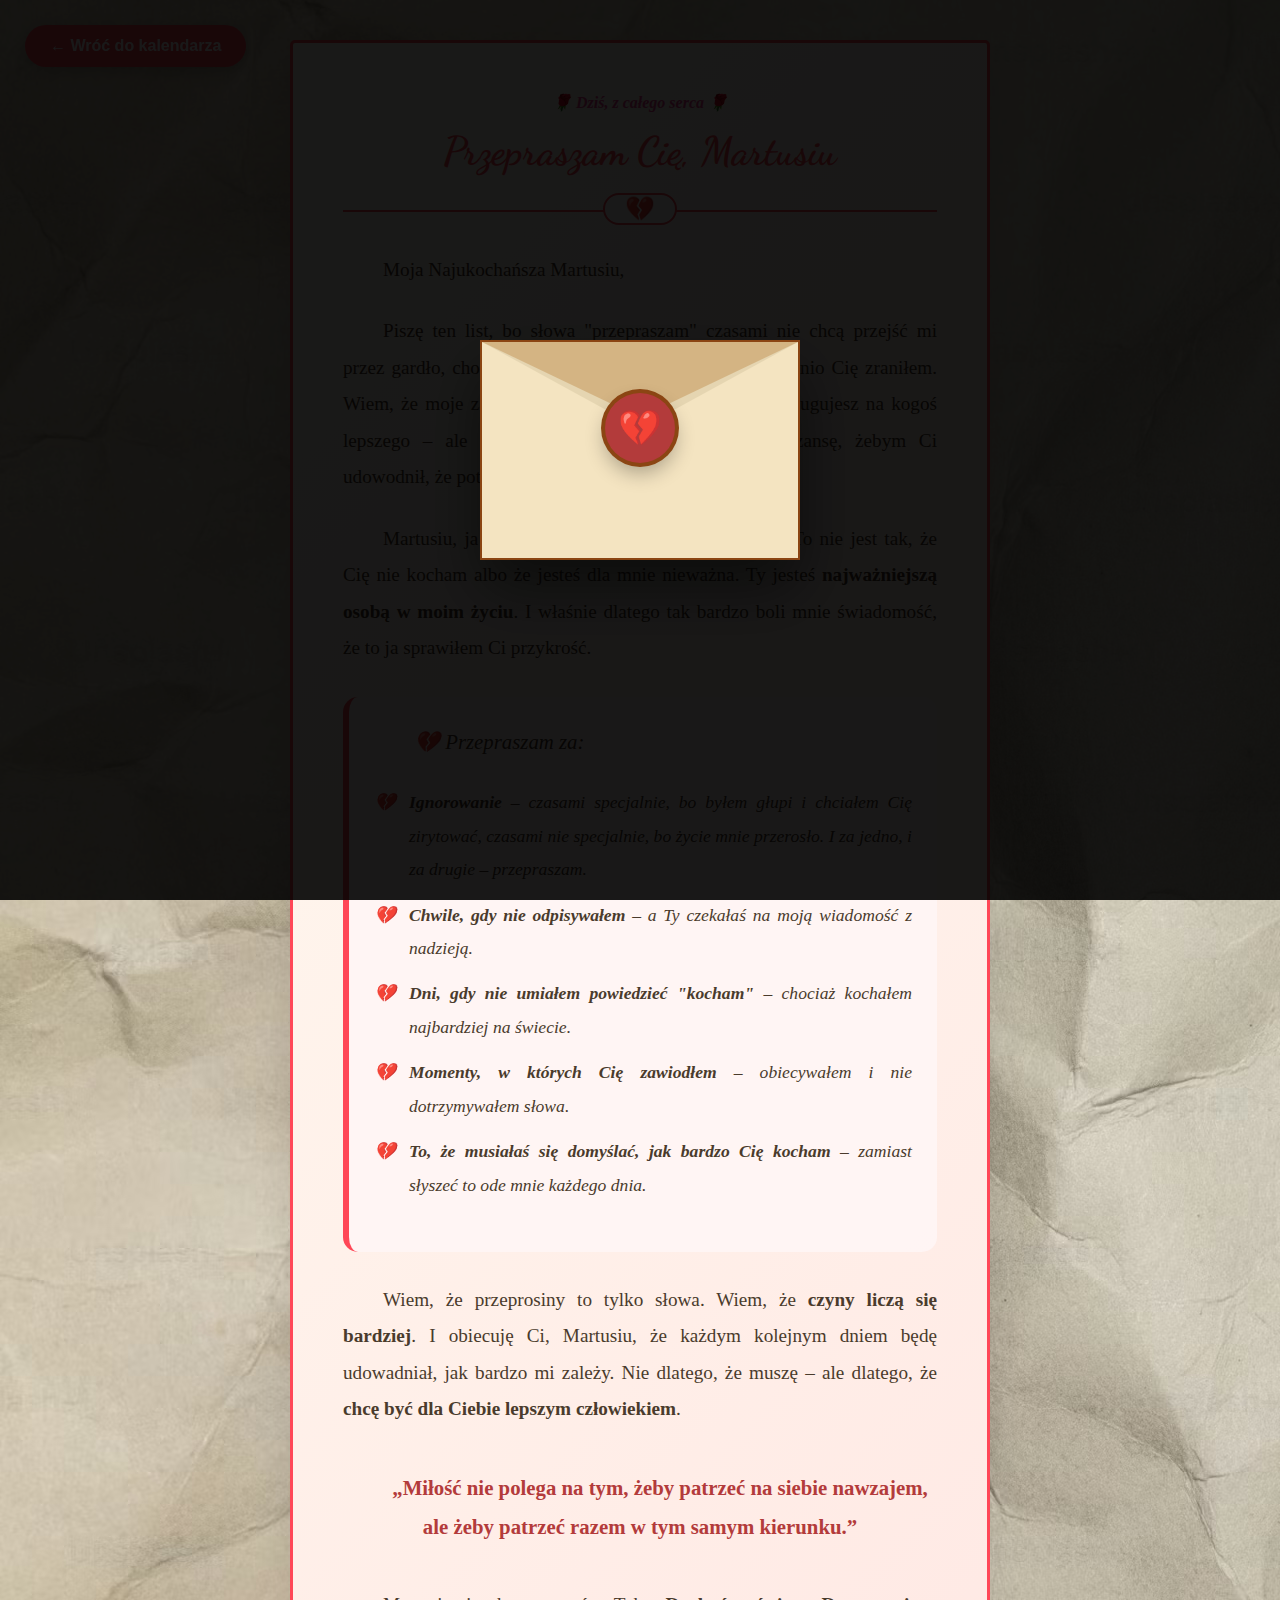
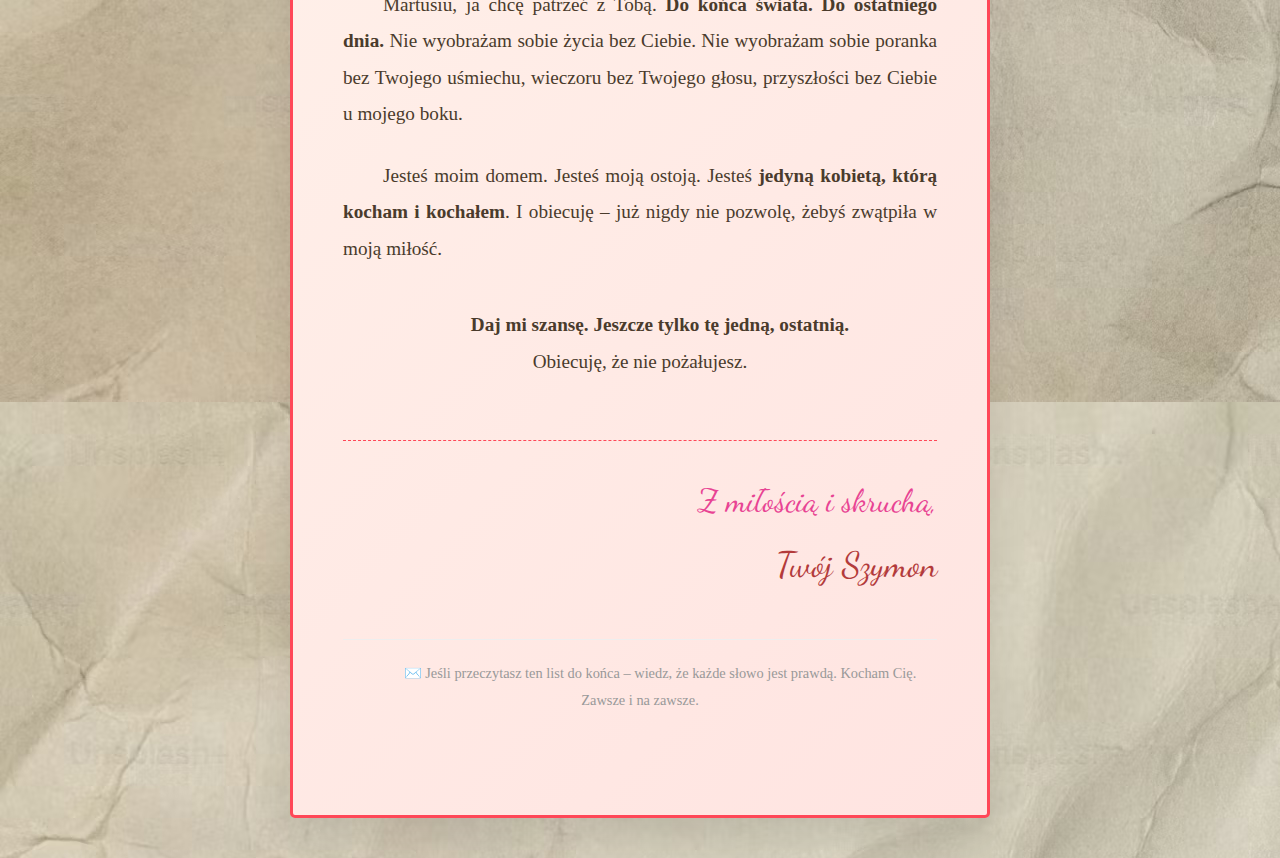
<file: SkrzynkaListow/letters/14-02-2026-bonus.html>
<!DOCTYPE html>
<html lang="pl">
<head>
    <meta charset="UTF-8">
    <meta name="viewport" content="width=device-width, initial-scale=1.0">
    <title>Przepraszam Cię, Martusiu | List z serca</title>
    <style>
        * {
            margin: 0;
            padding: 0;
            box-sizing: border-box;
        }
        
        body {
            font-family: 'Georgia', serif;
            background: url('../assets/images/paper-texture.jpg');
            min-height: 100vh;
            padding: 20px;
            display: flex;
            align-items: center;
            justify-content: center;
        }
        
        .letter-paper {
            max-width: 700px;
            margin: 20px auto;
            background: linear-gradient(135deg, #fffaf0 0%, #ffe4e1 100%);
            padding: 50px;
            border-radius: 5px;
            box-shadow: 0 20px 40px rgba(0,0,0,0.1);
            position: relative;
            border: 3px solid #ff4757;
        }
        
        .letter-header {
            text-align: center;
            margin-bottom: 40px;
            padding-bottom: 25px;
            border-bottom: 2px solid #ff4757;
            position: relative;
        }
        
        .letter-header::after {
            content: '💔';
            position: absolute;
            bottom: -15px;
            left: 50%;
            transform: translateX(-50%);
            background: white;
            padding: 0 20px;
            font-size: 1.5rem;
            border: 2px solid #ff4757;
            border-radius: 50px;
        }
        
        .letter-date {
            font-size: 1rem;
            color: #e84393;
            display: block;
            margin-bottom: 15px;
            font-style: italic;
            font-weight: bold;
        }
        
        .letter-title {
            font-size: 2.5rem;
            color: #ff4757;
            font-weight: bold;
            font-family: 'Dancing Script', 'Georgia', cursive;
            margin-bottom: 10px;
        }
        
        .letter-content {
            font-size: 1.2rem;
            line-height: 1.9;
            color: #4a3b2c;
            margin-bottom: 50px;
            text-align: justify;
        }
        
        .letter-content p {
            margin-bottom: 25px;
            text-indent: 40px;
        }
        
        .highlight {
            background: rgba(255, 230, 230, 0.7);
            padding: 5px 10px;
            border-radius: 5px;
            font-weight: bold;
            color: #b33b3b;
        }
        
        .signature {
            text-align: right;
            margin-top: 60px;
            padding-top: 30px;
            border-top: 1px dashed #ff4757;
            font-family: 'Dancing Script', 'Georgia', cursive;
            font-size: 2rem;
            color: #e84393;
        }
        
        .apology-box {
            background: rgba(255, 245, 245, 0.9);
            padding: 25px;
            border-radius: 15px;
            margin: 30px 0;
            border-left: 6px solid #ff4757;
            font-style: italic;
        }
        
        .promise-list {
            list-style: none;
            margin: 25px 0;
        }
        
        .promise-list li {
            margin-bottom: 12px;
            padding-left: 35px;
            position: relative;
            font-size: 1.1rem;
        }
        
        .promise-list li::before {
            content: '💔';
            position: absolute;
            left: 0;
            top: 0;
            color: #ff4757;
        }
        
        .back-button {
            position: fixed;
            top: 25px;
            left: 25px;
            background: #ff4757;
            color: white;
            border: none;
            padding: 12px 25px;
            border-radius: 25px;
            cursor: pointer;
            font-weight: bold;
            z-index: 10000;
            box-shadow: 0 4px 15px rgba(0,0,0,0.2);
            transition: all 0.3s;
            font-size: 1rem;
            text-decoration: none;
        }
        
        .back-button:hover {
            background: #e63946;
            transform: translateX(-5px);
        }
        
        /* ============================================ */
        /* ANIMACJA OTWIERANIA ZAPIECZĘTOWANEGO LISTU  */
        /* ============================================ */
        
        .envelope-animation {
            position: fixed;
            top: 0;
            left: 0;
            width: 100%;
            height: 100%;
            background: rgba(0, 0, 0, 0.9);
            z-index: 20000;
            display: flex;
            align-items: center;
            justify-content: center;
            animation: fadeOut 1s ease 4s forwards;
            pointer-events: none;
        }
        
        .envelope {
            width: 320px;
            height: 220px;
            background: #f4e4c1;
            position: relative;
            box-shadow: 0 30px 60px rgba(0,0,0,0.5);
            animation: openEnvelope 2s ease forwards;
            transform-style: preserve-3d;
            border: 2px solid #8b4513;
        }
        
        .envelope::before {
            content: '';
            position: absolute;
            top: 0;
            left: 0;
            width: 100%;
            height: 100%;
            background: #e5d5b1;
            clip-path: polygon(0 0, 100% 0, 50% 40%);
            z-index: 1;
        }
        
        .envelope-flap {
            position: absolute;
            top: 0;
            left: 0;
            width: 100%;
            height: 100%;
            background: #d4b483;
            clip-path: polygon(0 0, 100% 0, 50% 35%);
            transform-origin: top;
            animation: openFlap 1s ease 1.2s forwards;
            z-index: 3;
            border-bottom: 3px solid #ff4757;
        }
        
        .envelope-seal {
            position: absolute;
            top: 40%;
            left: 50%;
            transform: translate(-50%, -50%);
            width: 70px;
            height: 70px;
            background: #b33b3b;
            border-radius: 50%;
            display: flex;
            align-items: center;
            justify-content: center;
            font-size: 2.2rem;
            color: #ffd700;
            box-shadow: 0 0 0 4px #8b4513, 0 10px 20px rgba(0,0,0,0.3);
            z-index: 4;
            animation: breakSeal 0.6s ease 1.8s forwards;
        }
        
        .envelope-letter {
            position: absolute;
            bottom: 15px;
            left: 25px;
            width: 270px;
            height: 160px;
            background: #fff9f0;
            border-radius: 5px;
            box-shadow: 0 5px 15px rgba(0,0,0,0.2);
            display: flex;
            align-items: center;
            justify-content: center;
            font-family: 'Dancing Script', cursive;
            font-size: 1.4rem;
            color: #b33b3b;
            transform: translateY(0);
            animation: slideOutLetter 1s ease 2.4s forwards;
            z-index: 2;
            padding: 20px;
            text-align: center;
            border-left: 4px solid #b33b3b;
            opacity: 0;
        }
        
        @keyframes openEnvelope {
            0% {
                transform: scale(0.3);
                opacity: 0;
            }
            50% {
                transform: scale(1.1);
                opacity: 1;
            }
            100% {
                transform: scale(1);
                opacity: 1;
            }
        }
        
        @keyframes openFlap {
            0% {
                transform: rotateX(0deg);
            }
            100% {
                transform: rotateX(180deg);
                opacity: 0.9;
            }
        }
        
        @keyframes breakSeal {
            0% {
                transform: translate(-50%, -50%) scale(1);
            }
            50% {
                transform: translate(-50%, -50%) scale(1.4);
            }
            100% {
                transform: translate(-50%, -200%) scale(0);
                opacity: 0;
            }
        }
        
        @keyframes slideOutLetter {
            0% {
                transform: translateY(0);
                opacity: 0;
            }
            100% {
                transform: translateY(-70px);
                opacity: 1;
            }
        }
        
        @keyframes fadeOut {
            to {
                opacity: 0;
                visibility: hidden;
            }
        }
        
        @media (max-width: 768px) {
            .letter-paper {
                padding: 30px 25px;
                margin: 10px;
            }
            
            .letter-title {
                font-size: 2rem;
            }
            
            .letter-content {
                font-size: 1.1rem;
                line-height: 1.8;
            }
            
            .signature {
                font-size: 1.8rem;
            }
            
            .envelope {
                width: 280px;
                height: 190px;
            }
            
            .envelope-letter {
                width: 230px;
                height: 130px;
                left: 25px;
                font-size: 1.2rem;
            }
        }
        
        @media (max-width: 480px) {
            .letter-paper {
                padding: 25px 20px;
            }
            
            .letter-title {
                font-size: 1.7rem;
            }
            
            .letter-content {
                font-size: 1rem;
                text-indent: 30px;
            }
            
            .signature {
                font-size: 1.6rem;
            }
            
            .back-button {
                top: 15px;
                left: 15px;
                padding: 10px 20px;
                font-size: 0.9rem;
            }
            
            .envelope {
                width: 240px;
                height: 160px;
            }
            
            .envelope-letter {
                width: 190px;
                height: 110px;
                left: 25px;
                font-size: 1rem;
            }
            
            .envelope-seal {
                width: 50px;
                height: 50px;
                font-size: 1.6rem;
            }
        }
    </style>
    <link href="https://fonts.googleapis.com/css2?family=Dancing+Script:wght@400;500;600;700&display=swap" rel="stylesheet">
</head>
<body>
    <button class="back-button" onclick="window.history.back()">
        ← Wróć do kalendarza
    </button>
    
    <!-- Animacja otwierania zapieczętowanego listu -->
    <div class="envelope-animation" id="envelopeAnimation">
        <div class="envelope">
            <div class="envelope-flap"></div>
            <div class="envelope-seal">💔</div>
            <div class="envelope-letter">
                <div>
                    💌<br>
                    <strong>Przepraszam</strong><br>
                    <small style="font-size: 0.9rem; color: #b33b3b;">Martusiu</small>
                </div>
            </div>
        </div>
    </div>
    
    <div class="letter-paper">
        <div class="letter-header">
            <span class="letter-date">🌹 Dziś, z całego serca 🌹</span>
            <h1 class="letter-title">Przepraszam Cię, Martusiu</h1>
        </div>
        
        <div class="letter-content">
            <p>Moja Najukochańsza Martusiu,</p>
            
            <p>Piszę ten list, bo słowa "przepraszam" czasami nie chcą przejść mi przez gardło, chociaż <span class="highlight">kołaczą w sercu</span>. Wiem, że ostatnio Cię zraniłem. Wiem, że moje zachowanie było nie fair. I wiem, że zasługujesz na kogoś lepszego – ale <strong>proszę Cię, nie odchodź</strong>. Daj mi szansę, żebym Ci udowodnił, że potrafię się zmienić.</p>
            
            <p>Martusiu, ja <strong>nie robię tego specjalnie</strong>. Naprawdę. To nie jest tak, że Cię nie kocham albo że jesteś dla mnie nieważna. Ty jesteś <strong>najważniejszą osobą w moim życiu</strong>. I właśnie dlatego tak bardzo boli mnie świadomość, że to ja sprawiłem Ci przykrość.</p>
            
            <div class="apology-box">
                <p style="font-size: 1.3rem; margin-bottom: 10px;">💔 Przepraszam za:</p>
                <ul class="promise-list">
                    <li><strong>Ignorowanie</strong> – czasami specjalnie, bo byłem głupi i chciałem Cię zirytować, czasami nie specjalnie, bo życie mnie przerosło. I za jedno, i za drugie – przepraszam.</li>
                    <li><strong>Chwile, gdy nie odpisywałem</strong> – a Ty czekałaś na moją wiadomość z nadzieją.</li>
                    <li><strong>Dni, gdy nie umiałem powiedzieć "kocham"</strong> – chociaż kochałem najbardziej na świecie.</li>
                    <li><strong>Momenty, w których Cię zawiodłem</strong> – obiecywałem i nie dotrzymywałem słowa.</li>
                    <li><strong>To, że musiałaś się domyślać, jak bardzo Cię kocham</strong> – zamiast słyszeć to ode mnie każdego dnia.</li>
                </ul>
            </div>
            
            <p>Wiem, że przeprosiny to tylko słowa. Wiem, że <strong>czyny liczą się bardziej</strong>. I obiecuję Ci, Martusiu, że każdym kolejnym dniem będę udowadniał, jak bardzo mi zależy. Nie dlatego, że muszę – ale dlatego, że <strong>chcę być dla Ciebie lepszym człowiekiem</strong>.</p>
            
            <p style="font-size: 1.3rem; text-align: center; margin: 40px 0; font-weight: bold; color: #b33b3b;">
                „Miłość nie polega na tym, żeby patrzeć na siebie nawzajem, ale żeby patrzeć razem w tym samym kierunku.”
            </p>
            
            <p>Martusiu, ja chcę patrzeć z Tobą. <strong>Do końca świata. Do ostatniego dnia.</strong> Nie wyobrażam sobie życia bez Ciebie. Nie wyobrażam sobie poranka bez Twojego uśmiechu, wieczoru bez Twojego głosu, przyszłości bez Ciebie u mojego boku.</p>
            
            <p>Jesteś moim domem. Jesteś moją ostoją. Jesteś <strong>jedyną kobietą, którą kocham i kochałem</strong>. I obiecuję – już nigdy nie pozwolę, żebyś zwątpiła w moją miłość.</p>
            
            <p style="margin-top: 40px; font-size: 1.2rem; text-align: center;">
                <strong>Daj mi szansę. Jeszcze tylko tę jedną, ostatnią.</strong><br>
                Obiecuję, że nie pożałujesz.
            </p>
            
            <div class="signature">
                Z miłością i skruchą,<br>
                <span style="font-size: 2.2rem; color: #b33b3b;">Twój Szymon</span>
            </div>
            
            <p style="margin-top: 40px; font-size: 0.9rem; color: #999; text-align: center; border-top: 1px solid #eee; padding-top: 20px;">
                ✉️ Jeśli przeczytasz ten list do końca – wiedz, że każde słowo jest prawdą. Kocham Cię. Zawsze i na zawsze.
            </p>
        </div>
    </div>
    
    <script>
        // UKRYJ ANIMACJĘ KOPERTY PO 4.5 SEKUNDACH
        window.addEventListener('load', function() {
            setTimeout(() => {
                const animation = document.getElementById('envelopeAnimation');
                if (animation) {
                    animation.style.display = 'none';
                }
            }, 4500);
            
            // Oznacz jako przeczytany
            try {
                localStorage.setItem('letter_14_02_2026_bonus_read', 'true');
            } catch(e) {}
        });
    </script>
</body>
</html>
</file>
<file: SkrzynkaListow/assets/css/calendar-styles.css>
/* Style specyficzne dla kalendarza */

/* Nagłówek kalendarza */
.calendar-header {
    text-align: center;
    margin-bottom: 40px;
    padding: 25px;
    background: rgba(255, 255, 255, 0.9);
    border-radius: 20px;
    box-shadow: 0 10px 30px rgba(0, 0, 0, 0.1);
    border: 2px solid #ffd700;
    position: relative;
    overflow: hidden;
}

.calendar-header::before {
    content: '';
    position: absolute;
    top: 0;
    left: 0;
    right: 0;
    height: 5px;
    background: linear-gradient(90deg, #ff4757, #ff6b81, #ffa502, #2ed573, #3742fa);
}

.calendar-header .title {
    font-family: 'Playfair Display', serif;
    font-size: 2.5rem;
    color: #8b0000;
    margin-bottom: 10px;
    display: flex;
    align-items: center;
    justify-content: center;
    gap: 20px;
}

.calendar-header .title i {
    color: #ff4757;
    animation: heartbeat 1.5s infinite;
}

.calendar-header .subtitle {
    font-family: 'Caveat', cursive;
    font-size: 1.8rem;
    color: #555;
    margin-bottom: 25px;
}

.current-month {
    background: rgba(255, 245, 245, 0.8);
    padding: 20px;
    border-radius: 15px;
    margin: 25px 0;
    border: 1px solid #ffcccc;
}

.current-month h2 {
    font-size: 2.2rem;
    color: #ff4757;
    margin-bottom: 20px;
    font-family: 'Playfair Display', serif;
}

.month-nav {
    display: flex;
    justify-content: center;
    gap: 20px;
    flex-wrap: wrap;
}

.nav-btn {
    background: linear-gradient(135deg, #3742fa, #5352ed);
    color: white;
    border: none;
    padding: 12px 25px;
    border-radius: 50px;
    cursor: pointer;
    font-weight: bold;
    transition: all 0.3s ease;
    display: flex;
    align-items: center;
    gap: 10px;
}

.nav-btn:hover {
    transform: translateY(-3px);
    box-shadow: 0 8px 20px rgba(55, 66, 250, 0.4);
}

.today-btn {
    background: linear-gradient(135deg, #2ed573, #1dd1a1);
}

.back-to-mailbox-btn {
    display: inline-block;
    background: linear-gradient(135deg, #ffa502, #ff9f1a);
    color: white;
    text-decoration: none;
    padding: 12px 30px;
    border-radius: 50px;
    font-weight: bold;
    margin-top: 20px;
    transition: all 0.3s ease;
    box-shadow: 0 5px 15px rgba(255, 165, 2, 0.4);
}

.back-to-mailbox-btn:hover {
    transform: translateY(-3px);
    box-shadow: 0 10px 20px rgba(255, 165, 2, 0.6);
}

/* Kontrolki kalendarza */
.calendar-controls {
    display: flex;
    flex-wrap: wrap;
    justify-content: space-between;
    align-items: center;
    margin-bottom: 30px;
    gap: 20px;
    background: rgba(255, 255, 255, 0.9);
    padding: 20px;
    border-radius: 15px;
    box-shadow: 0 5px 15px rgba(0, 0, 0, 0.05);
}

.filter-buttons {
    display: flex;
    flex-wrap: wrap;
    gap: 10px;
}

.filter-btn {
    background: rgba(255, 255, 255, 0.8);
    border: 1px solid #ddd;
    padding: 10px 20px;
    border-radius: 50px;
    cursor: pointer;
    transition: all 0.3s ease;
    font-weight: 500;
}

.filter-btn:hover {
    background: #f8f9fa;
    transform: translateY(-2px);
}

.filter-btn.active {
    background: linear-gradient(135deg, #ff4757, #ff6b81);
    color: white;
    border-color: #ff4757;
    box-shadow: 0 4px 10px rgba(255, 71, 87, 0.3);
}

.search-box {
    position: relative;
    min-width: 250px;
}

.search-box input {
    width: 100%;
    padding: 12px 20px 12px 45px;
    border: 1px solid #ddd;
    border-radius: 50px;
    font-size: 1rem;
    background: rgba(255, 255, 255, 0.9);
    transition: all 0.3s ease;
}

.search-box input:focus {
    outline: none;
    border-color: #ff4757;
    box-shadow: 0 0 0 3px rgba(255, 71, 87, 0.1);
}

.search-box i {
    position: absolute;
    left: 20px;
    top: 50%;
    transform: translateY(-50%);
    color: #888;
}

/* Siatka kalendarza */
.calendar-grid {
    display: flex;
    flex-direction: column;
    gap: 40px;
    margin-bottom: 50px;
}

.month-section {
    background: rgba(255, 255, 255, 0.95);
    padding: 25px;
    border-radius: 20px;
    box-shadow: 0 10px 25px rgba(0, 0, 0, 0.08);
    border: 1px solid #ffd700;
}

.month-title {
    font-family: 'Playfair Display', serif;
    font-size: 2rem;
    color: #8b0000;
    margin-bottom: 25px;
    padding-bottom: 15px;
    border-bottom: 2px solid #ffcccc;
    display: flex;
    align-items: center;
    gap: 15px;
}

.month-title::before {
    content: '📅';
    font-size: 1.8rem;
}

.month-letters {
    display: grid;
    grid-template-columns: repeat(auto-fill, minmax(350px, 1fr));
    gap: 25px;
}

/* ============================================ */
/* KARTY LISTÓW - POPRAWIONE I POWIĘKSZONE     */
/* ============================================ */

.letter-card {
    background: white;
    border-radius: 20px;
    overflow: visible;
    box-shadow: 0 8px 20px rgba(0, 0, 0, 0.12);
    transition: all 0.3s ease;
    display: flex;
    border: 2px solid transparent;
    position: relative;
    width: 100%;
    min-width: 0;
    max-width: 100%;
    margin: 0;
    padding: 0;
}

.letter-card:hover {
    transform: translateY(-5px);
    box-shadow: 0 15px 30px rgba(0, 0, 0, 0.2);
}

.letter-card.read {
    border-color: #2ed573;
    opacity: 0.9;
}

.letter-card.unread {
    border-color: #ffa502;
}

.letter-card.future {
    border-color: #3742fa;
    border-style: dashed;
}

.letter-card.today {
    border-color: #ff4757;
    border-width: 3px;
    animation: pulseBorder 2s infinite;
}

/* DATOWNIK - WIĘKSZY */
.letter-date-badge {
    background: linear-gradient(135deg, #ff4757, #ff6b81);
    color: white;
    width: 100px;
    min-width: 100px;
    display: flex;
    flex-direction: column;
    align-items: center;
    justify-content: center;
    padding: 25px 10px;
    flex-shrink: 0;
    border-radius: 20px 0 0 20px;
}

.letter-card.read .letter-date-badge {
    background: linear-gradient(135deg, #2ed573, #1dd1a1);
}

.letter-card.future .letter-date-badge {
    background: linear-gradient(135deg, #3742fa, #5352ed);
}

.day {
    font-size: 3rem;
    font-weight: bold;
    line-height: 1;
    margin-bottom: 5px;
}

.month {
    font-size: 1.5rem;
    font-weight: 600;
    text-transform: uppercase;
}

/* TREŚĆ LISTU - WIĘKSZA */
.letter-content {
    padding: 25px 20px;
    flex-grow: 1;
    display: flex;
    flex-direction: column;
    min-width: 0;
}

.letter-title {
    font-size: 1.6rem;
    color: #333;
    margin-bottom: 12px;
    font-weight: 700;
    line-height: 1.3;
}

.letter-description {
    color: #555;
    font-size: 1.1rem;
    line-height: 1.5;
    margin-bottom: 15px;
    flex-grow: 1;
}

/* STATUS - WIĘKSZY */
.letter-status {
    display: flex;
    justify-content: space-between;
    align-items: center;
    margin-top: 10px;
    flex-wrap: wrap;
    gap: 10px;
}

.status {
    display: inline-flex;
    align-items: center;
    gap: 10px;
    padding: 8px 18px;
    border-radius: 50px;
    font-size: 1.1rem;
    font-weight: 600;
}

.status.read {
    background: rgba(46, 213, 115, 0.15);
    color: #2ed573;
}

.status.unread {
    background: rgba(255, 165, 2, 0.15);
    color: #ff8c00;
}

.status i {
    font-size: 1.2rem;
}

/* ODLICZANIE - BARDZIEJ WIDOCZNE */
.countdown-small {
    font-size: 1rem;
    color: #3742fa;
    font-weight: 600;
    background: rgba(55, 66, 250, 0.12);
    padding: 6px 15px;
    border-radius: 25px;
    white-space: nowrap;
    border: 1px solid rgba(55, 66, 250, 0.2);
}

/* PRZYCISKI - DUŻE I WIDOCZNE */
.letter-actions {
    display: flex;
    flex-direction: column;
    padding: 25px 20px;
    gap: 12px;
    border-left: 1px solid #eee;
    justify-content: center;
    min-width: 150px;
}

.letter-actions button {
    border: none;
    padding: 14px 18px;
    border-radius: 12px;
    cursor: pointer;
    font-size: 1.1rem;
    font-weight: 600;
    transition: all 0.2s ease;
    display: flex;
    align-items: center;
    justify-content: center;
    gap: 10px;
    white-space: nowrap;
    width: 100%;
}

.open-letter-btn {
    background: linear-gradient(135deg, #ff4757, #ff6b81) !important;
    color: white !important;
    border: none !important;
    box-shadow: 0 4px 10px rgba(255, 71, 87, 0.3);
}

.open-letter-btn:hover {
    transform: translateY(-3px);
    box-shadow: 0 8px 15px rgba(255, 71, 87, 0.4);
}

/* PRZYCISK PODGLĄD - DUŻY I SUPER WIDOCZNY */
.preview-letter-btn {
    background: linear-gradient(135deg, #3742fa, #5352ed) !important;
    color: white !important;
    font-weight: 700 !important;
    border: 2px solid rgba(255, 255, 255, 0.5) !important;
    box-shadow: 0 4px 15px rgba(55, 66, 250, 0.4) !important;
    font-size: 1.15rem !important;
    padding: 15px 20px !important;
    letter-spacing: 1px;
}

.preview-letter-btn:hover {
    transform: translateY(-3px) scale(1.02);
    box-shadow: 0 8px 25px rgba(55, 66, 250, 0.6) !important;
}

.preview-letter-btn i {
    font-size: 1.2rem;
}

.info-letter-btn {
    background: rgba(0, 0, 0, 0.06) !important;
    color: #555 !important;
    border: 1px solid #ddd !important;
}

.info-letter-btn:hover {
    background: rgba(0, 0, 0, 0.1) !important;
}

/* ============================================ */
/* RESPONSYWNOŚĆ - DLA TELEFONU                */
/* ============================================ */

@media (max-width: 992px) {
    .month-letters {
        grid-template-columns: 1fr;
    }
}

@media (max-width: 768px) {
    .letter-card {
        flex-direction: column;
        max-width: 100%;
    }
    
    .letter-date-badge {
        width: 100%;
        flex-direction: row;
        justify-content: center;
        gap: 20px;
        padding: 20px;
        border-radius: 20px 20px 0 0;
    }
    
    .day {
        font-size: 2.8rem;
    }
    
    .month {
        font-size: 1.6rem;
    }
    
    .letter-content {
        padding: 25px;
    }
    
    .letter-title {
        font-size: 1.8rem;
    }
    
    .letter-description {
        font-size: 1.2rem;
    }
    
    .letter-actions {
        flex-direction: row;
        padding: 20px;
        border-left: none;
        border-top: 1px solid #eee;
        min-width: auto;
    }
    
    .letter-actions button {
        flex: 1;
        padding: 16px 12px;
        font-size: 1.1rem;
        white-space: normal;
    }
    
    .status {
        font-size: 1.1rem;
        padding: 8px 16px;
    }
    
    .countdown-small {
        font-size: 1rem;
        padding: 6px 12px;
    }
}

/* ============================================ */
/* SPECJALNIE DLA IPHONE 16 PRO MAX            */
/* ============================================ */

@media only screen and (device-width: 430px) and (device-height: 932px) and (-webkit-device-pixel-ratio: 3) {
    .month-letters {
        display: flex;
        flex-direction: column;
        gap: 20px;
    }
    
    .letter-card {
        margin: 0;
    }
    
    .letter-title {
        font-size: 1.9rem;
    }
    
    .letter-description {
        font-size: 1.25rem;
    }
    
    .letter-actions button {
        font-size: 1.15rem;
        padding: 18px 15px;
    }
    
    .preview-letter-btn {
        font-size: 1.2rem !important;
        padding: 18px 15px !important;
    }
}

/* ============================================ */
/* DLA KOMPUTERA 1920x1080                     */
/* ============================================ */

@media (min-width: 1920px) {
    .month-letters {
        grid-template-columns: repeat(2, 1fr);
    }
    
    .letter-card {
        max-width: 100%;
    }
    
    .letter-title {
        font-size: 1.8rem;
    }
    
    .letter-description {
        font-size: 1.2rem;
    }
    
    .letter-actions button {
        font-size: 1.15rem;
        padding: 15px 20px;
    }
}

/* Informacja o następnym liście */
.next-letter-info {
    background: linear-gradient(135deg, #ffafbd, #ffc3a0);
    padding: 30px;
    border-radius: 20px;
    margin-bottom: 40px;
    color: #5d4037;
    box-shadow: 0 10px 25px rgba(0, 0, 0, 0.1);
}

.next-letter-info h3 {
    font-size: 1.8rem;
    margin-bottom: 25px;
    display: flex;
    align-items: center;
    gap: 15px;
}

.next-letter-card {
    background: rgba(255, 255, 255, 0.9);
    padding: 25px;
    border-radius: 15px;
    display: flex;
    flex-wrap: wrap;
    align-items: center;
    justify-content: space-between;
    gap: 20px;
}

.next-letter-date {
    font-size: 2rem;
    font-weight: bold;
    color: #ff4757;
    font-family: 'Caveat', cursive;
}

.countdown-timer {
    display: flex;
    gap: 20px;
}

.countdown-unit {
    display: flex;
    flex-direction: column;
    align-items: center;
    background: rgba(255, 71, 87, 0.1);
    padding: 15px;
    border-radius: 10px;
    min-width: 80px;
}

.countdown-unit .number {
    font-size: 2.2rem;
    font-weight: bold;
    color: #ff4757;
    line-height: 1;
}

.countdown-unit .label {
    font-size: 0.9rem;
    color: #666;
    margin-top: 5px;
}

.countdown-finished {
    font-size: 1.5rem;
    color: #2ed573;
    display: flex;
    align-items: center;
    gap: 15px;
}

.preview-btn {
    background: linear-gradient(135deg, #ffa502, #ff9f1a);
    color: white;
    border: none;
    padding: 15px 30px;
    border-radius: 50px;
    cursor: pointer;
    font-weight: bold;
    transition: all 0.3s ease;
    display: flex;
    align-items: center;
    gap: 10px;
}

.preview-btn:hover {
    transform: translateY(-3px);
    box-shadow: 0 8px 20px rgba(255, 165, 2, 0.4);
}

/* Panel dodawania nowego listu */
.add-letter-panel {
    background: rgba(255, 255, 255, 0.95);
    padding: 30px;
    border-radius: 20px;
    margin-bottom: 40px;
    box-shadow: 0 10px 25px rgba(0, 0, 0, 0.08);
    border: 2px solid #2ed573;
}

.add-letter-panel h3 {
    font-size: 1.8rem;
    color: #2ed573;
    margin-bottom: 25px;
    display: flex;
    align-items: center;
    gap: 15px;
}

.add-form {
    display: grid;
    grid-template-columns: repeat(auto-fit, minmax(300px, 1fr));
    gap: 25px;
    margin-bottom: 25px;
}

.form-group {
    display: flex;
    flex-direction: column;
}

.form-group label {
    font-weight: 600;
    margin-bottom: 10px;
    color: #555;
    display: flex;
    align-items: center;
    gap: 10px;
}

.form-group input,
.form-group textarea {
    padding: 15px;
    border: 1px solid #ddd;
    border-radius: 10px;
    font-size: 1rem;
    font-family: inherit;
    transition: all 0.3s ease;
}

.form-group input:focus,
.form-group textarea:focus {
    outline: none;
    border-color: #2ed573;
    box-shadow: 0 0 0 3px rgba(46, 213, 115, 0.1);
}

.form-group textarea {
    resize: vertical;
    min-height: 150px;
}

.form-buttons {
    display: flex;
    flex-wrap: wrap;
    gap: 15px;
    grid-column: 1 / -1;
}

.save-btn {
    background: linear-gradient(135deg, #2ed573, #1dd1a1);
    color: white;
    border: none;
    padding: 15px 30px;
    border-radius: 10px;
    cursor: pointer;
    font-weight: bold;
    transition: all 0.3s ease;
    display: flex;
    align-items: center;
    gap: 10px;
}

.save-btn:hover {
    transform: translateY(-3px);
    box-shadow: 0 8px 20px rgba(46, 213, 115, 0.4);
}

.template-btn {
    background: linear-gradient(135deg, #3742fa, #5352ed);
    color: white;
    border: none;
    padding: 15px 30px;
    border-radius: 10px;
    cursor: pointer;
    font-weight: bold;
    transition: all 0.3s ease;
    display: flex;
    align-items: center;
    gap: 10px;
}

.template-btn:hover {
    transform: translateY(-3px);
    box-shadow: 0 8px 20px rgba(55, 66, 250, 0.4);
}

.template-info {
    background: rgba(46, 213, 115, 0.1);
    padding: 20px;
    border-radius: 10px;
    border-left: 4px solid #2ed573;
}

.template-info p {
    margin: 0;
    color: #555;
}

.template-info code {
    background: rgba(0, 0, 0, 0.05);
    padding: 2px 6px;
    border-radius: 4px;
    font-family: monospace;
}

/* Stopka kalendarza */
.calendar-footer {
    text-align: center;
    padding: 25px;
    background: rgba(255, 255, 255, 0.9);
    border-radius: 20px;
    box-shadow: 0 -5px 20px rgba(0, 0, 0, 0.05);
}

.stats {
    font-size: 1.1rem;
    color: #666;
    margin-top: 10px;
    font-weight: 500;
}

/* Modal */
.letter-modal {
    display: none;
    position: fixed;
    top: 0;
    left: 0;
    width: 100%;
    height: 100%;
    background: rgba(0, 0, 0, 0.7);
    z-index: 1000;
    align-items: center;
    justify-content: center;
    padding: 20px;
}

.modal-content {
    background: white;
    border-radius: 20px;
    width: 100%;
    max-width: 700px;
    max-height: 90vh;
    overflow: hidden;
    display: flex;
    flex-direction: column;
    box-shadow: 0 20px 50px rgba(0, 0, 0, 0.3);
    animation: modalAppear 0.3s ease;
}

.modal-header {
    background: linear-gradient(135deg, #ff4757, #ff6b81);
    color: white;
    padding: 25px;
    display: flex;
    justify-content: space-between;
    align-items: center;
}

.modal-header h3 {
    font-size: 1.8rem;
    margin: 0;
}

.close-modal {
    background: none;
    border: none;
    color: white;
    font-size: 2.5rem;
    cursor: pointer;
    line-height: 1;
    transition: transform 0.2s ease;
}

.close-modal:hover {
    transform: scale(1.2);
}

.modal-body {
    padding: 30px;
    overflow-y: auto;
    flex-grow: 1;
}

.letter-preview,
.letter-info,
.new-letter-preview {
    line-height: 1.6;
}

.preview-header h4 {
    font-size: 1.6rem;
    color: #333;
    margin-bottom: 10px;
}

.preview-date {
    color: #666;
    font-size: 1.1rem;
    margin-bottom: 25px;
}

.preview-content {
    background: #f9f9f9;
    padding: 20px;
    border-radius: 10px;
    margin-bottom: 25px;
}

.preview-content p {
    margin-bottom: 10px;
}

.preview-note {
    background: rgba(255, 165, 2, 0.1);
    padding: 15px;
    border-radius: 10px;
    display: flex;
    align-items: flex-start;
    gap: 15px;
}

.preview-note i {
    color: #ffa502;
    font-size: 1.2rem;
    margin-top: 2px;
}

.info-grid {
    display: grid;
    grid-template-columns: repeat(auto-fill, minmax(250px, 1fr));
    gap: 20px;
    margin: 25px 0;
}

.info-item {
    display: flex;
    flex-direction: column;
}

.info-label {
    font-weight: 600;
    color: #555;
    margin-bottom: 5px;
}

.info-value {
    color: #333;
    font-size: 1.1rem;
}

.info-actions {
    margin-top: 30px;
    padding-top: 20px;
    border-top: 1px solid #eee;
}

.mark-read-btn {
    background: linear-gradient(135deg, #2ed573, #1dd1a1);
    color: white;
    border: none;
    padding: 12px 25px;
    border-radius: 10px;
    cursor: pointer;
    font-weight: bold;
    transition: all 0.3s ease;
    display: flex;
    align-items: center;
    gap: 10px;
}

.mark-read-btn:hover {
    transform: translateY(-3px);
    box-shadow: 0 8px 20px rgba(46, 213, 115, 0.4);
}

.preview-html {
    background: #2d3436;
    color: #dfe6e9;
    padding: 20px;
    border-radius: 10px;
    overflow-x: auto;
    font-family: monospace;
    font-size: 0.9rem;
    margin: 20px 0;
}

.modal-footer {
    padding: 20px 30px;
    background: #f8f9fa;
    border-top: 1px solid #eee;
    display: flex;
    justify-content: flex-end;
    gap: 15px;
}

.modal-footer .open-letter-btn {
    background: linear-gradient(135deg, #ff4757, #ff6b81);
    color: white;
    border: none;
    padding: 12px 25px;
    border-radius: 10px;
    cursor: pointer;
    font-weight: bold;
    transition: all 0.3s ease;
    display: flex;
    align-items: center;
    gap: 10px;
}

.modal-footer .close-btn {
    background: #6c757d;
    color: white;
    border: none;
    padding: 12px 25px;
    border-radius: 10px;
    cursor: pointer;
    font-weight: bold;
    transition: all 0.3s ease;
}

.modal-footer .open-letter-btn:hover,
.modal-footer .close-btn:hover {
    transform: translateY(-3px);
}

/* Animacja otwierania listu */
.letter-opening-overlay {
    position: fixed;
    top: 0;
    left: 0;
    width: 100%;
    height: 100%;
    background: rgba(0, 0, 0, 0.8);
    z-index: 2000;
    display: flex;
    align-items: center;
    justify-content: center;
}

.letter-scroll-animation {
    text-align: center;
    color: white;
}

.paper-roll {
    width: 120px;
    height: 120px;
    background: #f5f5dc;
    border-radius: 10px;
    margin: 0 auto 30px;
    position: relative;
    overflow: hidden;
    box-shadow: 0 10px 30px rgba(0, 0, 0, 0.3);
}

.paper-unrolling {
    position: absolute;
    top: 0;
    left: 0;
    width: 100%;
    height: 100%;
    background: linear-gradient(135deg, #fffaf0, #f5f5dc);
    animation: unroll 2s ease forwards;
    transform-origin: top;
}

.opening-text {
    font-size: 1.5rem;
    font-family: 'Caveat', cursive;
    animation: fadeInOut 2s infinite;
}

/* Animacje */
@keyframes modalAppear {
    from {
        opacity: 0;
        transform: translateY(50px) scale(0.9);
    }
    to {
        opacity: 1;
        transform: translateY(0) scale(1);
    }
}

@keyframes unroll {
    0% {
        transform: scaleY(1);
    }
    100% {
        transform: scaleY(0);
    }
}

@keyframes fadeInOut {
    0%, 100% { opacity: 0.5; }
    50% { opacity: 1; }
}

@keyframes pulseBorder {
    0%, 100% { border-color: #ff4757; }
    50% { border-color: #ff9f1a; }
}

/* Responsywność dla kalendarza */
@media (max-width: 768px) {
    .calendar-header .title {
        font-size: 2rem;
        flex-direction: column;
        gap: 10px;
    }
    
    .countdown-timer {
        flex-wrap: wrap;
        justify-content: center;
    }
    
    .countdown-unit {
        min-width: 70px;
        padding: 10px;
    }
    
    .countdown-unit .number {
        font-size: 1.8rem;
    }
    
    .next-letter-card {
        flex-direction: column;
        text-align: center;
    }
    
    .calendar-controls {
        flex-direction: column;
        align-items: stretch;
    }
    
    .filter-buttons {
        justify-content: center;
    }
    
    .search-box {
        min-width: 100%;
    }
    
    .modal-content {
        max-height: 80vh;
    }
}

@media (max-width: 480px) {
    .calendar-header .title {
        font-size: 1.7rem;
    }
    
    .month-title {
        font-size: 1.6rem;
    }
    
    .form-buttons {
        flex-direction: column;
    }
    
    .form-buttons button {
        width: 100%;
        justify-content: center;
    }
    
    .letter-title {
        font-size: 1.6rem;
    }
    
    .letter-description {
        font-size: 1.1rem;
    }
}
</file>
<file: SkrzynkaListow/assets/css/main-styles.css>
/* Reset i podstawowe style */
* {
    margin: 0;
    padding: 0;
    box-sizing: border-box;
}

body {
    font-family: 'Segoe UI', Tahoma, Geneva, Verdana, sans-serif;
    background: linear-gradient(135deg, #f5f7fa 0%, #c3cfe2 100%);
    color: #333;
    min-height: 100vh;
    overflow-x: hidden;
    position: relative;
}

/* Tło z efektem mgły */
.fog-background {
    position: fixed;
    top: 0;
    left: 0;
    width: 100%;
    height: 100%;
    background: url('../images/paper-texture.jpg') repeat;
    opacity: 0.05;
    z-index: -1;
}

/* Główny kontener */
.container {
    max-width: 1200px;
    margin: 0 auto;
    padding: 20px;
    position: relative;
    z-index: 1;
}

/* ============================================ */
/* NAGŁÓWEK - POPRAWIONY DLA TELEFONU          */
/* ============================================ */

.main-header {
    text-align: center;
    margin-bottom: 30px;
    padding: 20px 15px;
    background: rgba(255, 255, 255, 0.85);
    border-radius: 20px;
    box-shadow: 0 10px 30px rgba(0, 0, 0, 0.1);
    backdrop-filter: blur(10px);
    border: 1px solid rgba(255, 255, 255, 0.3);
}

.header-content .title {
    font-family: 'Playfair Display', serif;
    font-size: 2.5rem;
    color: #8b0000;
    margin-bottom: 10px;
    text-shadow: 2px 2px 4px rgba(0, 0, 0, 0.1);
    display: flex;
    align-items: center;
    justify-content: center;
    gap: 15px;
    flex-wrap: wrap;
}

.heart-icon {
    color: #ff4757;
    margin: 0 5px;
    animation: heartbeat 1.5s infinite;
}

.subtitle {
    font-family: 'Caveat', cursive;
    font-size: 1.8rem;
    color: #555;
    margin-bottom: 15px;
}

.date-info {
    font-size: 1.1rem;
    color: #666;
    background: rgba(255, 255, 255, 0.7);
    padding: 8px 20px;
    border-radius: 50px;
    display: inline-block;
    margin-top: 5px;
}

.date-info i {
    color: #ff4757;
    margin-right: 8px;
}

/* Kontener skrzynki */
.mailbox-container {
    display: flex;
    flex-direction: column;
    align-items: center;
    gap: 30px;
    margin-bottom: 40px;
}

/* Skrzynka pocztowa */
.mailbox {
    width: 100%;
    max-width: 600px;
    position: relative;
}

.mailbox-body {
    position: relative;
    height: 380px;
    display: flex;
    flex-direction: column;
    align-items: center;
}

/* Flaga skrzynki */
.mailbox-flag {
       display: none; /* Ukrywa flagę */
}

.flag-top {
    width: 100px;
    height: 70px;
    background: linear-gradient(135deg, #ff4757, #ff6b81);
    border-radius: 10px 10px 0 10px;
    position: relative;
    box-shadow: 3px 3px 10px rgba(0, 0, 0, 0.2);
}

.flag-top::after {
    content: '❤️';
    position: absolute;
    top: 50%;
    left: 50%;
    transform: translate(-50%, -50%);
    font-size: 1.8rem;
}

.flag-pole {
    width: 8px;
    height: 120px;
    background: #8b4513;
    position: absolute;
    bottom: -120px;
    left: 0;
    border-radius: 4px;
}

/* Drzwiczki skrzynki */
.mailbox-door {
    width: 380px;
    height: 280px;
    background: linear-gradient(145deg, #a0522d, #8b4513);
    border-radius: 10px;
    position: relative;
    box-shadow: 
        0 15px 35px rgba(0, 0, 0, 0.3),
        inset 0 5px 15px rgba(255, 255, 255, 0.1);
    border: 8px solid #5d2906;
    display: flex;
    flex-direction: column;
    align-items: center;
    justify-content: center;
    transition: transform 1s ease;
    z-index: 5;
}

.mailbox-door.open {
    transform: rotateY(45deg) translateX(-100px);
}

.mailbox-slot {
    width: 300px;
    height: 18px;
    background: #333;
    border-radius: 10px;
    margin-top: 20px;
    position: relative;
    overflow: hidden;
}

.mailbox-slot::after {
    content: '';
    position: absolute;
    top: 0;
    left: 0;
    right: 0;
    bottom: 0;
    background: linear-gradient(90deg, transparent, rgba(255, 255, 255, 0.4), transparent);
    animation: slotShine 3s infinite;
}

.mailbox-handle {
    width: 55px;
    height: 55px;
    background: radial-gradient(circle, #ffd700, #daa520);
    border-radius: 50%;
    display: flex;
    align-items: center;
    justify-content: center;
    font-size: 1.4rem;
    color: #8b4513;
    cursor: pointer;
    margin-top: 30px;
    box-shadow: 
        0 5px 15px rgba(0, 0, 0, 0.3),
        inset 0 2px 5px rgba(255, 255, 255, 0.5);
    transition: all 0.3s ease;
    position: relative;
    z-index: 6;
}

.mailbox-handle:hover {
    transform: scale(1.1);
    background: radial-gradient(circle, #ffed4e, #ffd700);
}

.mailbox-handle.handle-pulled {
    transform: translateY(20px) rotate(180deg);
}

.mailbox-number {
    position: absolute;
    bottom: 20px;
    font-size: 2.2rem;
    font-family: 'Caveat', cursive;
    color: #ffd700;
    text-shadow: 2px 2px 4px rgba(0, 0, 0, 0.5);
}

.love-label {
    position: absolute;
    top: 20px;
    background: rgba(255, 255, 255, 0.9);
    padding: 8px 18px;
    border-radius: 50px;
    font-family: 'Dancing Script', cursive;
    font-size: 1.6rem;
    color: #ff4757;
    box-shadow: 0 5px 15px rgba(0, 0, 0, 0.1);
    border: 2px dashed #ff4757;
    white-space: nowrap;
}

.love-label i {
    margin: 0 8px;
    animation: heartbeat 1.5s infinite;
}

/* Podstawa skrzynki */
.mailbox-base {
    width: 420px;
    height: 35px;
    background: linear-gradient(to bottom, #5d2906, #8b4513);
    border-radius: 5px;
    box-shadow: 0 10px 20px rgba(0, 0, 0, 0.2);
}

/* ============================================ */
/* PRZYCISK OTWARCIA SKRZYNKI - POPRAWIONY     */
/* ============================================ */

.open-mailbox-container {
    margin-top: 20px;
    text-align: center;
    width: 100%;
    padding: 0 10px;
}

.open-mailbox-btn {
    background: linear-gradient(135deg, #ff4757, #ff6b81);
    color: white;
    border: none;
    padding: 16px 30px;
    font-size: 1.3rem;
    border-radius: 50px;
    cursor: pointer;
    font-weight: bold;
    transition: all 0.3s ease;
    box-shadow: 0 10px 25px rgba(255, 71, 87, 0.4);
    font-family: 'Segoe UI', Tahoma, Geneva, Verdana, sans-serif;
    display: inline-flex;
    align-items: center;
    justify-content: center;
    gap: 12px;
    position: relative;
    overflow: hidden;
    width: auto;
    max-width: 100%;
    white-space: nowrap;
}

.open-mailbox-btn i {
    font-size: 1.2rem;
}

.open-mailbox-btn:hover {
    transform: translateY(-3px);
    box-shadow: 0 15px 30px rgba(255, 71, 87, 0.6);
}

.open-mailbox-btn:active {
    transform: translateY(-1px);
}

.open-mailbox-btn.btn-closing {
    background: linear-gradient(135deg, #2ed573, #1dd1a1);
}

.instruction {
    margin-top: 12px;
    color: #666;
    font-style: italic;
    font-size: 0.95rem;
}

/* Zawartość skrzynki */
.mailbox-content {
    display: none;
    margin-top: 30px;
    animation: fadeInUp 0.8s ease;
}

.mailbox-content.content-visible {
    display: block;
}

.letters-inside {
    background: rgba(255, 255, 255, 0.95);
    padding: 30px 25px;
    border-radius: 20px;
    box-shadow: 0 15px 35px rgba(0, 0, 0, 0.15);
    border: 2px solid #ffd700;
}

.letter-stack {
    display: flex;
    flex-direction: column;
    align-items: center;
    gap: 15px;
    margin-bottom: 30px;
    position: relative;
}

.letter {
    width: 280px;
    height: 160px;
    background: linear-gradient(135deg, #fffaf0, #f5f5dc);
    border-radius: 10px;
    position: relative;
    box-shadow: 0 8px 25px rgba(0, 0, 0, 0.15);
    display: flex;
    align-items: center;
    justify-content: center;
    cursor: pointer;
    transition: all 0.3s ease;
    border: 1px solid #d4b483;
}

.letter:hover {
    transform: translateY(-8px) scale(1.03);
    z-index: 10;
    box-shadow: 0 15px 35px rgba(0, 0, 0, 0.25);
}

.letter-seal {
    position: absolute;
    top: -15px;
    right: -15px;
    width: 55px;
    height: 55px;
    background: radial-gradient(circle, #ff4757, #ff3838);
    border-radius: 50%;
    display: flex;
    align-items: center;
    justify-content: center;
    font-size: 1.6rem;
    color: white;
    box-shadow: 0 5px 15px rgba(255, 71, 87, 0.5);
    border: 3px solid white;
}

.letter-date {
    font-family: 'Caveat', cursive;
    font-size: 2rem;
    color: #8b4513;
    font-weight: bold;
}

/* Przycisk przejścia do kalendarza */
.go-to-calendar-container {
    text-align: center;
}

.go-to-calendar-btn {
    display: inline-flex;
    align-items: center;
    justify-content: center;
    gap: 12px;
    background: linear-gradient(135deg, #3742fa, #5352ed);
    color: white;
    text-decoration: none;
    padding: 16px 30px;
    font-size: 1.3rem;
    border-radius: 50px;
    font-weight: bold;
    transition: all 0.3s ease;
    box-shadow: 0 10px 25px rgba(55, 66, 250, 0.4);
    margin-top: 20px;
    white-space: nowrap;
}

.go-to-calendar-btn:hover {
    transform: translateY(-3px) scale(1.02);
    box-shadow: 0 15px 30px rgba(55, 66, 250, 0.6);
}

.go-to-calendar-btn.btn-pulse {
    animation: pulse 1.5s infinite;
}

.calendar-info {
    margin-top: 12px;
    color: #666;
    font-size: 0.95rem;
}

/* ============================================ */
/* O SKRZYNCE MIŁOŚCI - POPRAWIONE            */
/* ============================================ */

.mailbox-description {
    width: 100%;
    max-width: 800px;
}

.description-card {
    background: rgba(255, 255, 255, 0.95);
    padding: 25px 20px;
    border-radius: 20px;
    box-shadow: 0 10px 30px rgba(0, 0, 0, 0.1);
    border: 2px solid #ffd700;
}

.description-card h2 {
    color: #8b0000;
    margin-bottom: 15px;
    font-family: 'Playfair Display', serif;
    font-size: 1.8rem;
    display: flex;
    align-items: center;
    gap: 10px;
}

.description-card h2 i {
    color: #ff4757;
    font-size: 1.6rem;
}

.description-card p {
    line-height: 1.5;
    margin-bottom: 20px;
    font-size: 1rem;
    color: #555;
}

.features {
    display: flex;
    flex-wrap: wrap;
    gap: 15px;
    justify-content: space-around;
}

.feature {
    display: flex;
    align-items: center;
    gap: 8px;
    background: rgba(255, 245, 245, 0.8);
    padding: 10px 18px;
    border-radius: 50px;
    border: 1px solid #ffcccc;
}

.feature i {
    color: #ff4757;
    font-size: 1.1rem;
}

.feature span {
    font-weight: 500;
    color: #555;
    font-size: 0.95rem;
}

/* Stopka */
.main-footer {
    text-align: center;
    padding: 20px;
    background: rgba(255, 255, 255, 0.9);
    border-radius: 20px;
    margin-top: 40px;
    box-shadow: 0 -5px 20px rgba(0, 0, 0, 0.05);
}

.main-footer p {
    color: #666;
    margin-bottom: 8px;
    font-size: 0.95rem;
}

.love-footer {
    color: #ff4757;
    animation: heartbeat 1.5s infinite;
    margin: 0 5px;
}

.copyright {
    font-size: 0.8rem;
    color: #888;
}

/* Latające serduszka */
.floating-heart {
    position: fixed;
    pointer-events: none;
    z-index: -1;
    animation: floatUp linear forwards;
}

/* Animacje */
@keyframes heartbeat {
    0%, 100% { transform: scale(1); }
    50% { transform: scale(1.1); }
}

@keyframes slotShine {
    0% { transform: translateX(-100%); }
    100% { transform: translateX(100%); }
}

@keyframes fadeInUp {
    from {
        opacity: 0;
        transform: translateY(30px);
    }
    to {
        opacity: 1;
        transform: translateY(0);
    }
}

@keyframes floatUp {
    to {
        transform: translateY(-100vh) rotate(360deg);
        opacity: 0;
    }
}

@keyframes pulse {
    0%, 100% { transform: scale(1); }
    50% { transform: scale(1.05); }
}

/* ============================================ */
/* RESPONSYWNOŚĆ - POPRAWIONA DLA TELEFONU     */
/* ============================================ */

@media (max-width: 768px) {
    .container {
        padding: 10px;
    }
    
    /* NAGŁÓWEK - MNIEJSZY */
    .main-header {
        padding: 15px 10px;
        margin-bottom: 20px;
    }
    
    .header-content .title {
        font-size: 1.7rem;
        gap: 8px;
    }
    
    .heart-icon {
        font-size: 1.5rem;
    }
    
    .subtitle {
        font-size: 1.4rem;
        margin-bottom: 10px;
    }
    
    .date-info {
        font-size: 0.9rem;
        padding: 6px 15px;
    }
    
    /* SKRZYNKA - MNIEJSZA */
    .mailbox-body {
        height: auto;
        min-height: 300px;
    }
    
    .mailbox-door {
        width: 280px;
        height: 220px;
        border-width: 6px;
    }
    
    .mailbox-slot {
        width: 240px;
        height: 15px;
        margin-top: 15px;
    }
    
    .mailbox-handle {
        width: 45px;
        height: 45px;
        font-size: 1.2rem;
        margin-top: 25px;
    }
    
    .mailbox-base {
        width: 320px;
        height: 30px;
    }
    
    .mailbox-number {
        font-size: 1.8rem;
        bottom: 15px;
    }
    
    .love-label {
        font-size: 1.3rem;
        padding: 6px 15px;
        top: 15px;
        white-space: nowrap;
    }
    
    /* FLAGA - MNIEJSZA */
    .mailbox-flag {
        top: 30px;
        right: 15%;
    }
    
    .flag-top {
        width: 70px;
        height: 50px;
    }
    
    .flag-top::after {
        font-size: 1.5rem;
    }
    
    .flag-pole {
        height: 90px;
        bottom: -90px;
    }
    
    /* PRZYCISK - POPRAWIONY! */
    .open-mailbox-btn {
        padding: 14px 25px;
        font-size: 1.1rem;
        gap: 10px;
        white-space: normal; /* POZWALA NA ZŁAMANIE TEKSTU */
        width: 100%;
        max-width: 350px;
    }
    
    .open-mailbox-btn i {
        font-size: 1.1rem;
    }
    
    .instruction {
        font-size: 0.85rem;
        padding: 0 15px;
    }
    
    /* LISTY W ŚRODKU */
    .letters-inside {
        padding: 20px 15px;
    }
    
    .letter {
        width: 240px;
        height: 140px;
    }
    
    .letter-date {
        font-size: 1.6rem;
    }
    
    .letter-seal {
        width: 45px;
        height: 45px;
        font-size: 1.3rem;
        top: -12px;
        right: -12px;
    }
    
    /* PRZYCISK KALENDARZA */
    .go-to-calendar-btn {
        padding: 14px 25px;
        font-size: 1.1rem;
        gap: 10px;
        white-space: normal;
        width: 100%;
        max-width: 350px;
    }
    
    /* O SKRZYNCE - MNIEJSZE */
    .description-card {
        padding: 20px 15px;
    }
    
    .description-card h2 {
        font-size: 1.5rem;
    }
    
    .description-card h2 i {
        font-size: 1.4rem;
    }
    
    .description-card p {
        font-size: 0.95rem;
        margin-bottom: 15px;
    }
    
    .features {
        gap: 10px;
        flex-direction: column;
    }
    
    .feature {
        width: 100%;
        justify-content: center;
        padding: 8px 15px;
    }
    
    .feature i {
        font-size: 1rem;
    }
    
    .feature span {
        font-size: 0.9rem;
    }
    
    /* STOPKA */
    .main-footer {
        padding: 15px;
        margin-top: 30px;
    }
    
    .main-footer p {
        font-size: 0.85rem;
    }
    
    .copyright {
        font-size: 0.75rem;
    }
}

@media (max-width: 480px) {
    /* JESZCZE MNIEJSZE DLA MAŁYCH TELEFONÓW */
    .header-content .title {
        font-size: 1.5rem;
    }
    
    .heart-icon {
        font-size: 1.3rem;
    }
    
    .subtitle {
        font-size: 1.2rem;
    }
    
    .mailbox-door {
        width: 250px;
        height: 200px;
    }
    
    .mailbox-slot {
        width: 210px;
    }
    
    .mailbox-base {
        width: 280px;
    }
    
    .mailbox-handle {
        width: 40px;
        height: 40px;
        font-size: 1rem;
    }
    
    .love-label {
        font-size: 1.1rem;
        padding: 5px 12px;
    }
    
    .mailbox-number {
        font-size: 1.6rem;
    }
    
    .flag-top {
        width: 60px;
        height: 45px;
    }
    
    .flag-top::after {
        font-size: 1.3rem;
    }
    
    .open-mailbox-btn,
    .go-to-calendar-btn {
        padding: 12px 20px;
        font-size: 1rem;
        max-width: 280px;
    }
    
    .letter {
        width: 220px;
        height: 130px;
    }
    
    .letter-date {
        font-size: 1.4rem;
    }
    
    .description-card h2 {
        font-size: 1.3rem;
    }
}

/* ============================================ */
/* SPECJALNIE DLA IPHONE 16 PRO MAX            */
/* ============================================ */

@media only screen and (device-width: 430px) and (device-height: 932px) and (-webkit-device-pixel-ratio: 3) {
    .container {
        padding: 12px;
    }
    
    .main-header {
        padding: 15px 12px;
    }
    
    .header-content .title {
        font-size: 1.8rem;
    }
    
    .subtitle {
        font-size: 1.5rem;
    }
    
    .mailbox-door {
        width: 300px;
        height: 230px;
    }
    
    .mailbox-slot {
        width: 260px;
    }
    
    .mailbox-base {
        width: 340px;
    }
    
    .love-label {
        font-size: 1.4rem;
        top: 15px;
    }
    
    .open-mailbox-btn,
    .go-to-calendar-btn {
        padding: 15px 28px;
        font-size: 1.15rem;
        max-width: 320px;
    }
    
    .description-card h2 {
        font-size: 1.6rem;
    }
    
    .description-card p {
        font-size: 1rem;
    }
}

/* ============================================ */
/* DLA EKRANÓW 1920x1080 (KOMPUTER)            */
/* ============================================ */

@media (min-width: 1920px) {
    .container {
        max-width: 1400px;
        padding: 40px;
    }
    
    .header-content .title {
        font-size: 3.2rem;
    }
    
    .subtitle {
        font-size: 2rem;
    }
    
    .mailbox-door {
        width: 450px;
        height: 320px;
    }
    
    .mailbox-slot {
        width: 380px;
    }
    
    .mailbox-base {
        width: 500px;
    }
    
    .love-label {
        font-size: 1.9rem;
        padding: 10px 25px;
    }
    
    .open-mailbox-btn,
    .go-to-calendar-btn {
        padding: 18px 40px;
        font-size: 1.5rem;
    }
    
    .letter {
        width: 320px;
        height: 180px;
    }
    
    .letter-date {
        font-size: 2.2rem;
    }
    
    .description-card h2 {
        font-size: 2.2rem;
    }
    
    .description-card p {
        font-size: 1.2rem;
    }
    
    .feature span {
        font-size: 1.1rem;
    }
}
</file>
